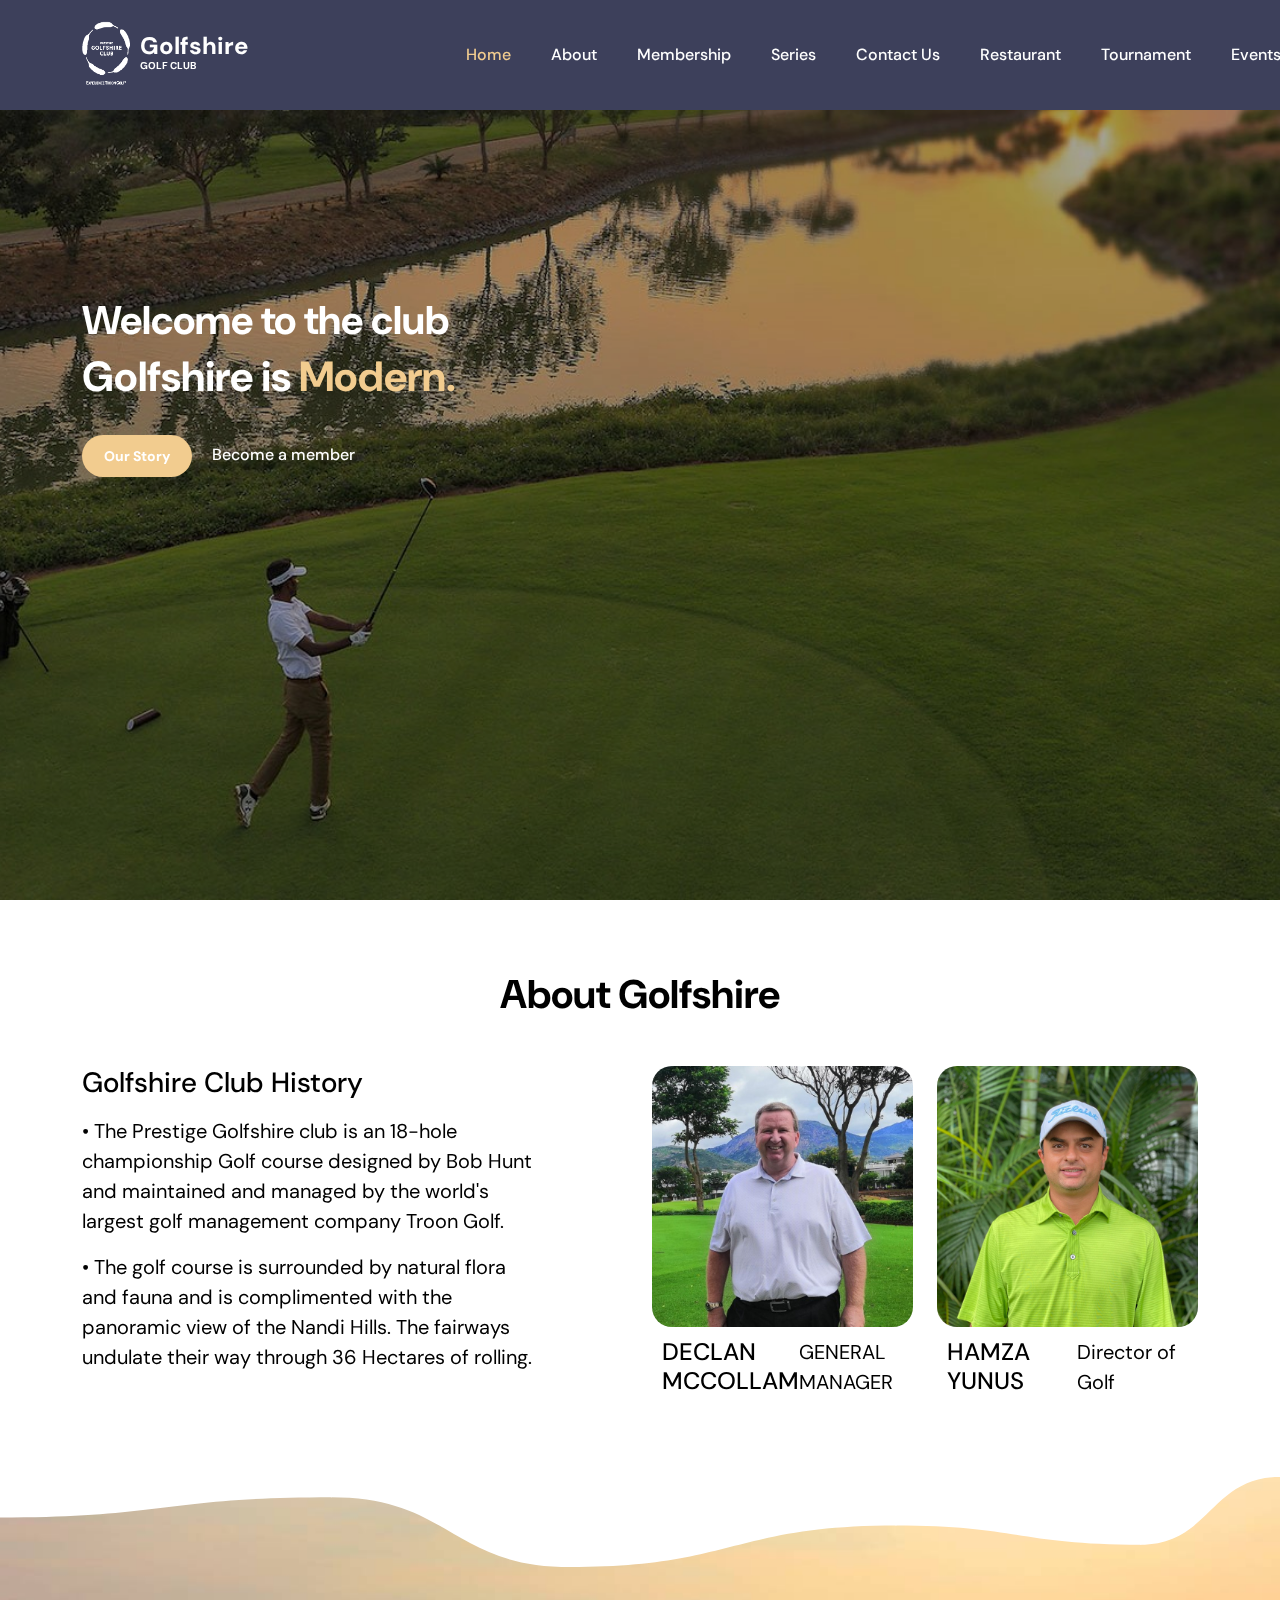
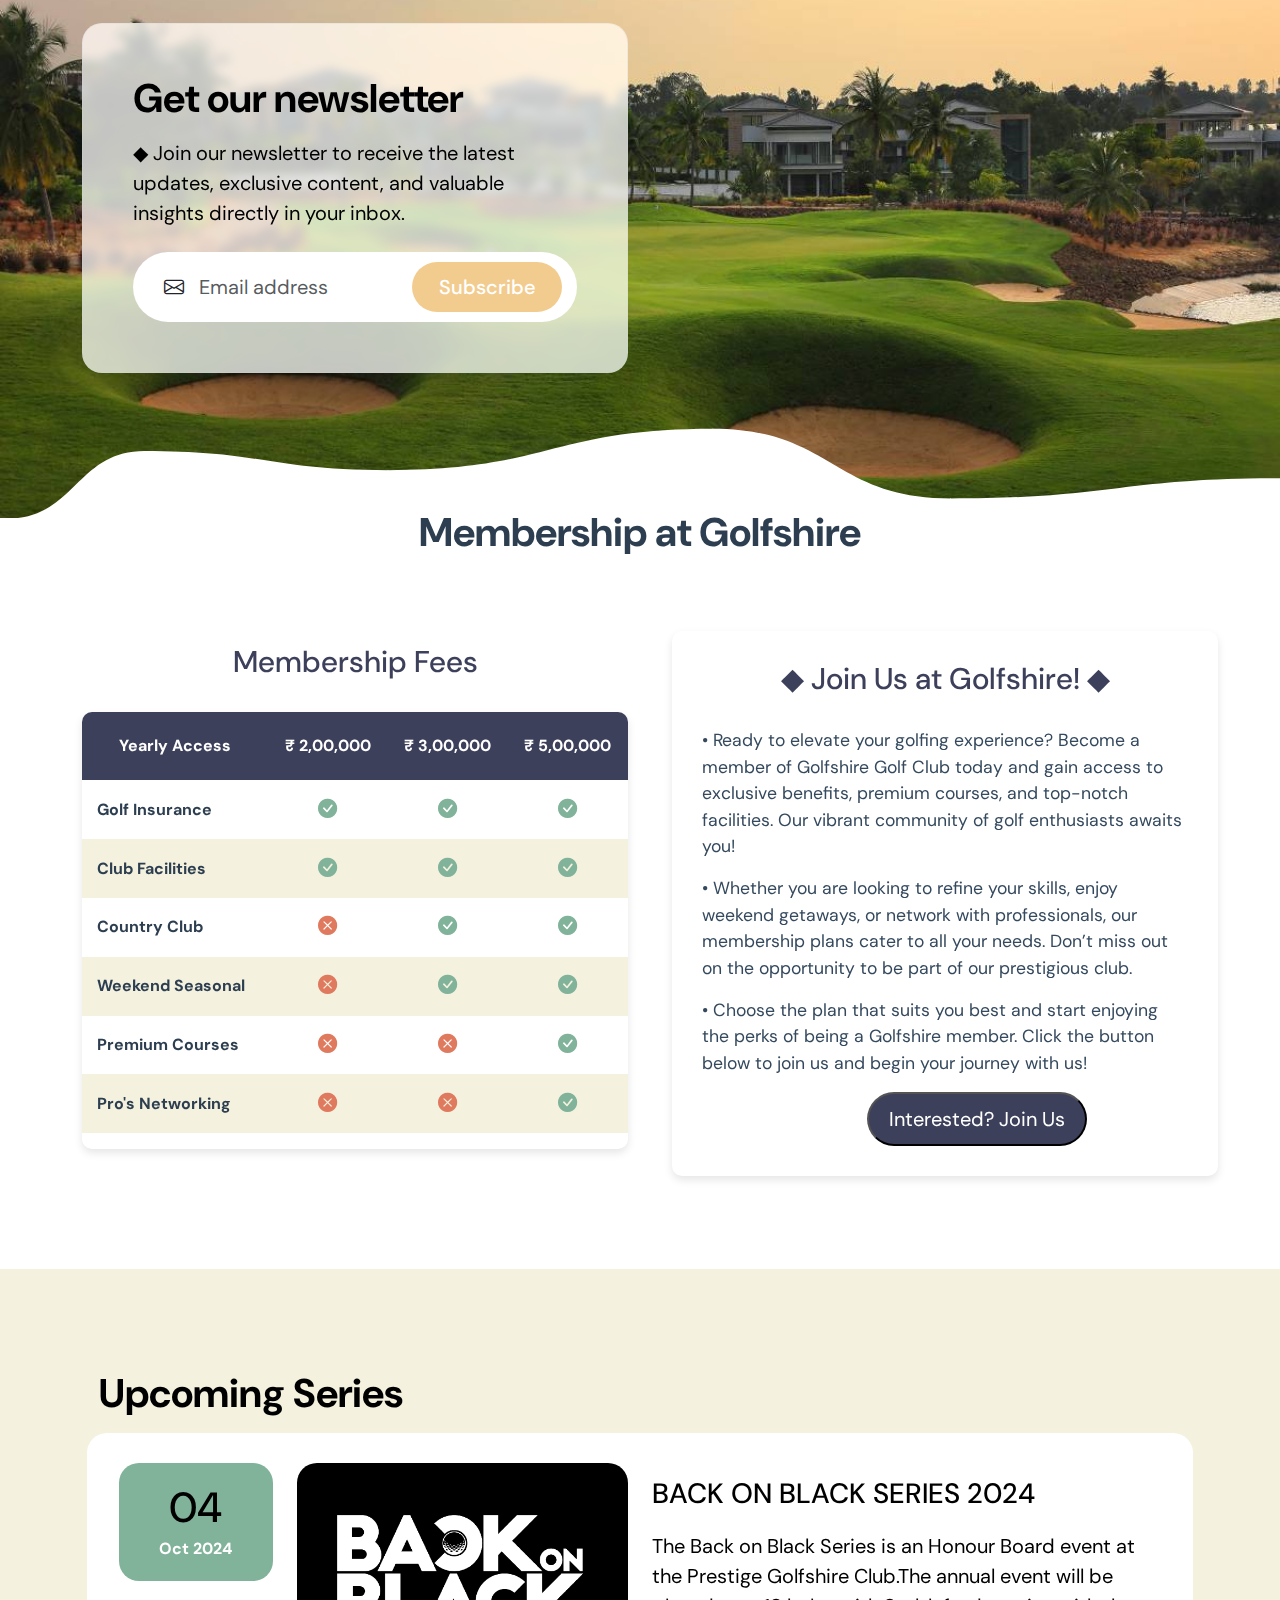
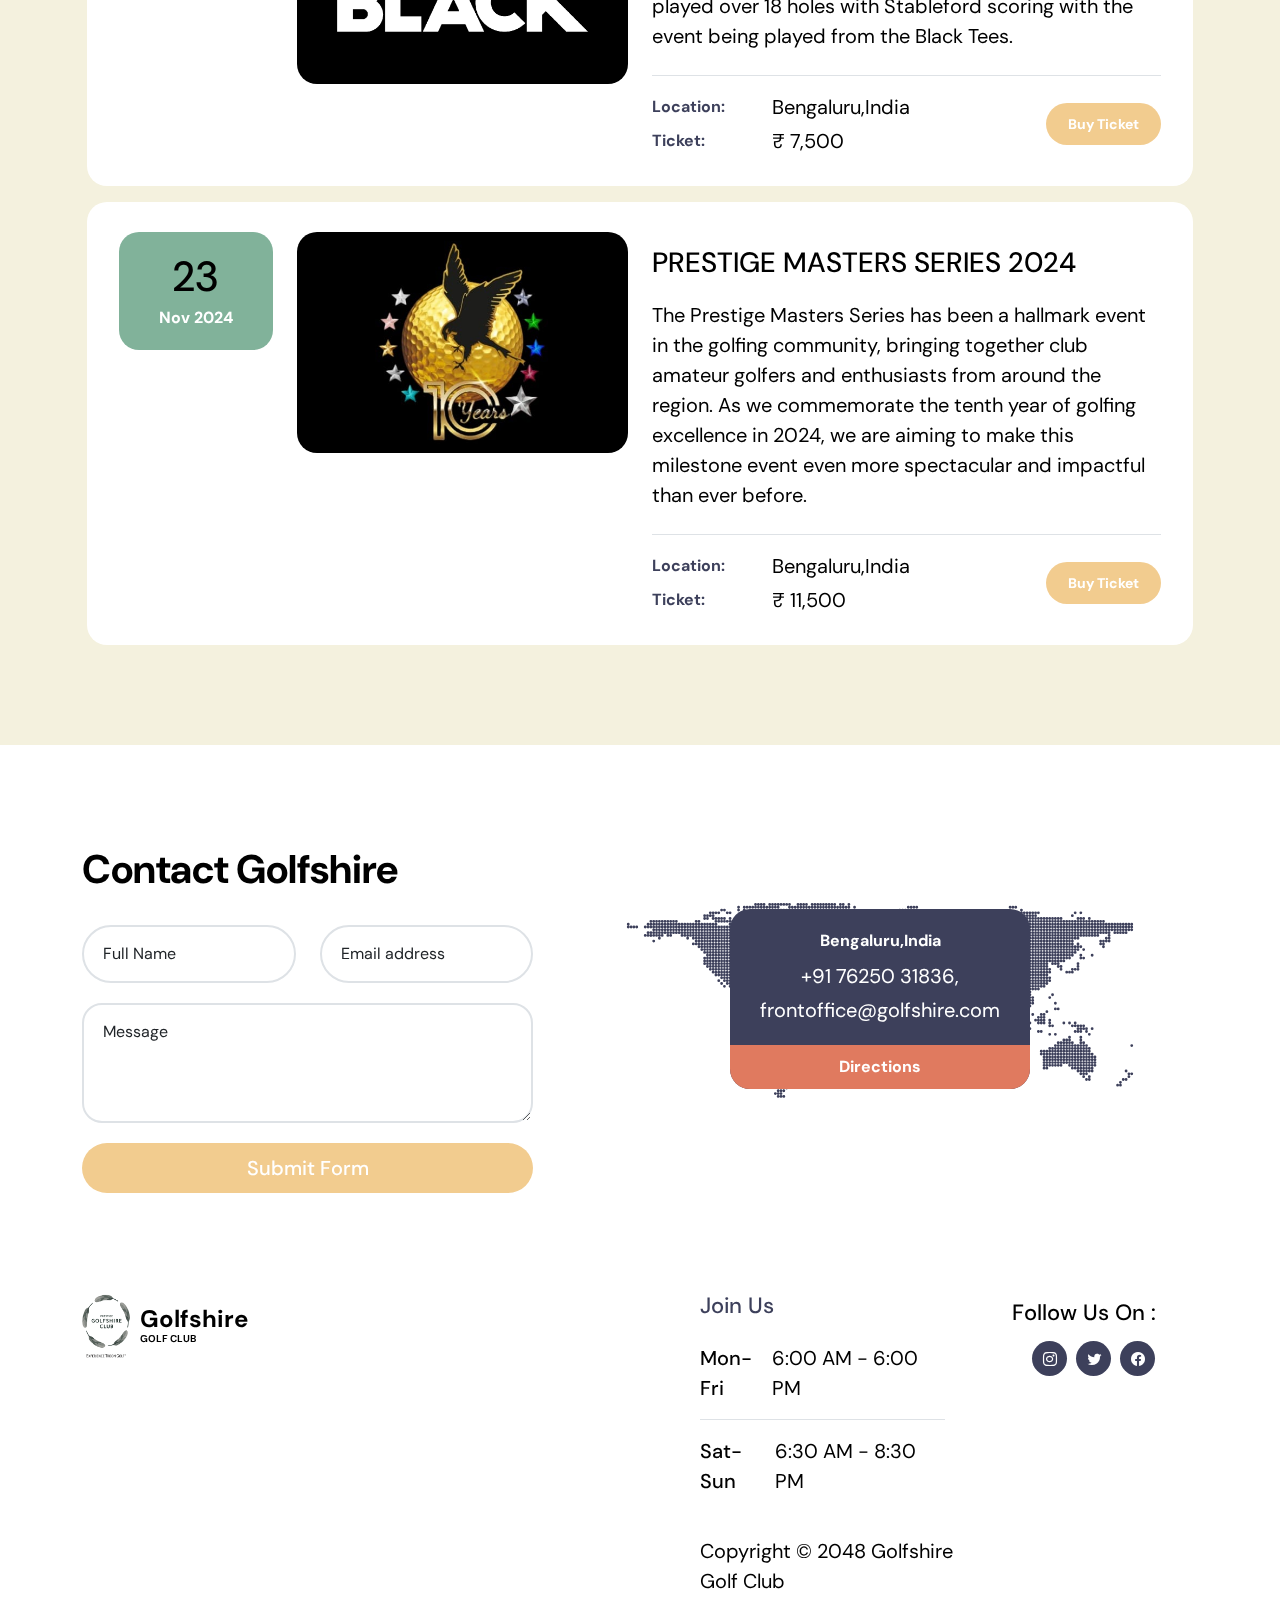
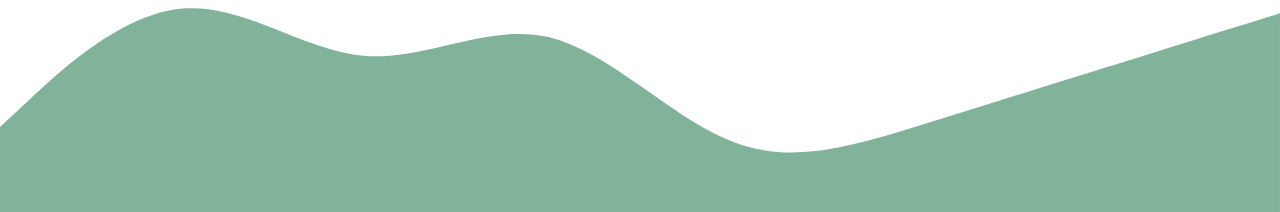
<file: index.html>
<!doctype html>
<html lang="en">

<head>
    <meta charset="utf-8">
    <meta name="viewport" content="width=device-width, initial-scale=1">

    <meta name="description" content="">
    <meta name="author" content="">

    <title>Prestige Golfshire Club</title>

    <!-- CSS FILES -->
    <link rel="preconnect" href="https://fonts.googleapis.com">

    <link rel="preconnect" href="https://fonts.gstatic.com" crossorigin>
    <link rel="preconnect" href="https://fonts.gstatic.com" crossorigin>

    <link href="https://fonts.googleapis.com/css2?family=DM+Sans:ital,wght@0,400;0,500;0,700;1,400&display=swap"
        rel="stylesheet">

    <link href="/css/bootstrap.min.css" rel="stylesheet">

    <link href="/css/bootstrap-icons.css" rel="stylesheet">

    <link href="/css/GolfShire Golf Club Main.css" rel="stylesheet">
    <style>
        /* Modal Styles */
        .modal {
            display: none;
            position: fixed;
            z-index: 10;
            left: 0;
            top: 0;
            width: 100%;
            height: 100%;
            overflow: auto;
            background-color: rgba(0, 0, 0, 0.8);
            justify-content: center;
            align-items: center;
        }

        .modal-content {
            background-color: #fefefe;
            margin: auto;
            padding: 40px;
            border: 1px solid #888;
            width: 80%;
            max-width: 555px;
            border-radius: 10px;
            text-align: center;
            font-size: 25px;
        }

        .close {
            color: #aaa;
            float: right;
            font-size: 28px;
            font-weight: bold;
        }

        .close:hover,
        .close:focus {
            color: black;
            text-decoration: none;
            cursor: pointer;
        }

        .modal-content h2 {
            margin: 0;
            color: black;
        }

        .modal-content p {
            margin: 30px 0 0;
            color: black;
            font-size: 25px;
        }

        .modal-content .button {
            margin-top: 30px;
            padding: 10px 20px;
            background-color: rgb(61, 64, 91);
            color: white;
            border: none;
            border-radius: 5px;
            cursor: pointer;
            font-size: 20px;
        }

        .modal-content .button:hover {
            background-color: rgb(47, 57, 67);
        }




        .membership-section {
            padding: 60px 0;
            background-color: #ffffff;
        }

        .membership-section h2 {
            font-size: 2.5rem;
            color: #2c3e50;
            margin-bottom: 40px;
        }

        .membership-section h4 {
            font-size: 30px;
            color: #3d405b;
            margin-bottom: 30px;
            text-align: center;
        }

        .membership-section p {
            font-size: 1.1rem;
            color: #34495e;
        }

        .membership-section .table-responsive {
            background: #fff;
            border-radius: 10px;
            box-shadow: 0 4px 8px rgba(0, 0, 0, 0.1);
        }

        .membership-section table th,
        .membership-section table td {
            font-size: 1rem;
            padding: 15px;
            vertical-align: middle;
        }

        .membership-section table th {
            color: #2c3e50;
        }

        .membership-section table td i {
            font-size: 1.2rem;
            color: #16a085;
        }

        .Membership-asking {
            background: #fff;
            padding: 30px;
            border-radius: 10px;
            box-shadow: 0 4px 8px rgba(0, 0, 0, 0.1);
            margin-top: 20px;
        }

        .Join-us {
            font-size: 1.5rem;
            color: #16a085;
            margin-bottom: 30px;
            text-align: center;
        }

        .Membership-asking-p {
            font-size: 18px;
            color: #34495e;
        }

        .Membership-asking-btn {
            background-color: #16a085;
            color: #fff;
            padding: 10px 20px;
            font-size: 1.1rem;
            border-radius: 30px;
            transition: all 0.3s;
            font-size: 20px;
        }

        .Membership-asking-btn:hover {
            background-color: #138f75;
            color: #fff;
        }

        #Second-box {
            position: relative;
            bottom: 33px;
            left: 20px;
        }

        #tr-header {
            background-color: rgb(61, 64, 91);
            /* Change this to your desired background color */
            color: #fff;
            /* This sets the text color to white */
        }

        #tr-header th {
            color: #fff;
            /* Ensure that the th elements inside the tr have white text */
        }

        #Membership-btn {
            position: relative;
            left: 165px;
            background-color: rgb(61, 64, 91);
        }


        /* NAVBAR CSS */
        .navbar {
            z-index: 99;
            padding-top: 15px;
            padding-bottom: 15px;
            position: fixed;
            width: 100%;
            top: 0;
            left: 0;
            background-color: rgb(61, 64, 91) !important;
        }

        #navbarNav {
            color: var(--white-color);
            position: relative;
            right: -300px;
        }

        #nav-logo {
            color: var(--white-color);
        }

        /* Remove the default Bootstrap dropdown indicator */
        .nav-link.dropdown-toggle::after {
            display: none;
        }

        /* Style the custom dropdown arrow */
        .dropdown-arrow {
            display: inline-block;
            width: 0;
            height: 0;
            border-left: 8px solid transparent;
            border-right: 8px solid transparent;
            border-top: 8px solid #ffffff;
            margin-left: -1px;
            vertical-align: middle;
            transition: border-top 0.3s ease;
            margin-top: -1px;
        }

        /* Hover state for the dropdown link and arrow */
        .nav-link.dropdown-toggle:hover .dropdown-arrow {
            border-top-color: #f2cc8f;
            /* Arrow color on hover */
        }

        .nav-link.dropdown-toggle:hover {
            color: #f2cc8f;
            /* Text color on hover */
        }

        .hero-section::after {
            content: '';
            position: absolute;
            top: 0;
            left: 0;
            right: 0;
            bottom: 0;
            background: rgba(0, 0, 0, 0.2);
        }  
        #follow-us{
            position: relative;
            top: -100px;
            right: 20px;
        }      
    </style>

</head>

<body>

    <main>
        <nav class="navbar navbar-expand-lg navbar-dark">
            <div class="container">
                <a class="navbar-brand d-flex align-items-center" id="nav-logo" href="index.html">
                    <img src="/images/logo final.png" class="navbar-brand-image img-fluid"
                        alt="Golfshire Golf Club">
                    <span class="navbar-brand-text">
                        Golfshire
                        <small>Golf Club</small>
                    </span>
                </a>
                <button class="navbar-toggler" type="button" data-toggle="collapse" data-target="#navbarNav"
                    aria-controls="navbarNav" aria-expanded="false" aria-label="Toggle navigation">
                    <span class="navbar-toggler-icon"></span>
                </button>
                <div class="collapse navbar-collapse" id="navbarNav">
                    <ul class="navbar-nav ml-auto">
                        <li class="nav-item"><a class="nav-link" href="#section_1">Home</a></li>
                        <li class="nav-item"><a class="nav-link" href="#section_2">About</a></li>
                        <li class="nav-item"><a class="nav-link" href="#section_3">Membership</a></li>
                        <li class="nav-item"><a class="nav-link" href="#section_4">Series</a></li>
                        <li class="nav-item"><a class="nav-link" href="#section_5">Contact Us</a></li>
                        <li class="nav-item"><a class="nav-link" href="Restaurant.html">Restaurant</a></li>
                        <li class="nav-item"><a class="nav-link" href="Tournament.html">Tournament</a></li>
                        <li class="nav-item dropdown">
                            <a class="nav-link dropdown-toggle" href="#" id="navbarLightDropdownMenuLink" role="button"
                                data-bs-toggle="dropdown" aria-expanded="false">
                                Events
                                <span class="dropdown-arrow"></span>
                            </a>

                            <ul class="dropdown-menu dropdown-menu-light" aria-labelledby="navbarLightDropdownMenuLink">
                                <li><a class="dropdown-item " href="Wedding.html">Wedding & Gatherings</a></li>
                                <li><a class="dropdown-item" href="Corporate.html">Corporate</a></li>

                                <li><a class="dropdown-item" href="Host a tournament.html">Host a Tournament</a></li>
                            </ul>
                        </li>
                    </ul>
                </div>
            </div>
        </nav>
        </div>
        </form>


        </div>

        </div>

        <section class="hero-section d-flex justify-content-center align-items-center" id="section_1">

            <div class="section-overlay"></div>

            <div class="container">
                <div class="row">

                    <div class="col-lg-6 col-12 mb-5 mb-lg-0">
                        <h2 class="text-white">Welcome to the club</h2>

                        <h1 class="cd-headline rotate-1 text-white mb-4 pb-2">
                            <span>Golfshire is</span>
                            <span class="cd-words-wrapper">
                                <b class="is-visible">Modern.</b>
                                <b>Creative.</b>
                                <b>Lifestyle.</b>
                            </span>
                        </h1>

                        <div class="custom-btn-group">
                            <a href="#section_2" class="btn custom-btn smoothscroll me-3">Our Story</a>

                            <a href="#section_3" class="link smoothscroll">Become a member</a>
                        </div>
                    </div>

                    <div class="col-lg-6 col-12">
                        <div class="ratio ratio-16x9">
                            <iframe width="560" height="315" src="https://www.youtube.com/embed/MGNgbNGOzh8"
                                title="YouTube video player" frameborder="0"
                                allow="accelerometer; autoplay; clipboard-write; encrypted-media; gyroscope; picture-in-picture; web-share"
                                allowfullscreen></iframe>
                        </div>
                    </div>

                </div>
            </div>
        </section>


        <section class="about-section section-padding" id="section_2">
            <div class="container">
                <div class="row">

                    <div class="col-lg-12 col-12 text-center">
                        <h2 class="mb-lg-5 mb-4">About Golfshire</h2>
                    </div>

                    <div class="col-lg-5 col-12 me-auto mb-4 mb-lg-0">
                        <h3 class="mb-3">Golfshire Club History</h3>

                        <p>&#8226; The Prestige Golfshire club is an 18-hole championship Golf course designed by Bob
                            Hunt and maintained and managed by the world's largest golf management company Troon Golf.
                        </p>

                        <p>&#8226; The golf course is surrounded by natural flora and fauna and is complimented with the
                            panoramic view of the Nandi Hills. The fairways undulate their way through 36 Hectares of
                            rolling.</p>
                    </div>

                    <div class="col-lg-3 col-md-6 col-12 mb-4 mb-lg-0 mb-md-0">
                        <div class="member-block">
                            <div class="member-block-image-wrap">
                                <img src="/images/Genreal Manager photo.jpg" class="member-block-image img-fluid"
                                    alt="General Manager Photo">

                                <ul class="social-icon">
                                    <li class="social-icon-item">
                                        <a href="https://in.linkedin.com/in/declan-mccollam-b21a9827?original_referer=https%3A%2F%2Fwww.google.com%2F"
                                            class="social-icon-link bi-linkedin" target="_blank"></a>
                                    </li>

                                    <li class="social-icon-item">
                                        <a href="https://x.com/decthepro" class="social-icon-link bi-twitter"
                                            target="_blank"></a>
                                    </li>
                                </ul>
                            </div>

                            <div class="member-block-info d-flex align-items-center">
                                <h4>DECLAN MCCOLLAM</h4>

                                <p class="ms-auto">GENERAL MANAGER</p>
                            </div>
                        </div>
                    </div>

                    <div class="col-lg-3 col-md-6 col-12">
                        <div class="member-block">
                            <div class="member-block-image-wrap">
                                <img src="/images/Director of Golf photo.jpg" class="member-block-image img-fluid"
                                    alt="Director of golf photo">

                                <ul class="social-icon">
                                    <li class="social-icon-item">
                                        <a href="https://in.linkedin.com/in/hamza-yunus-9a280a1a"
                                            class="social-icon-link bi-linkedin" target="_blank"></a>
                                    </li>
                                    <li class="social-icon-item">
                                        <a href="https://x.com/intent/post?text=Hamza+Yunus&url=https%3A%2F%2Fwww.pgaofcanada.com%2Fprofiles%2F128490&via=pgaofcanada"
                                            class="social-icon-link bi-twitter" target="_blank"></a>
                                    </li>
                                </ul>
                            </div>

                            <div class="member-block-info d-flex align-items-center">
                                <h4>HAMZA YUNUS</h4>

                                <p class="ms-auto">
                                    Director of Golf</p>
                            </div>
                        </div>
                    </div>

                </div>
            </div>
        </section>


        <section class="section-bg-image">
            <svg viewBox="0 0 1265 144" xmlns="http://www.w3.org/2000/svg" xmlns:xlink="http://www.w3.org/1999/xlink">
                <path fill="rgba(255, 255, 255, 1)" d="M 0 40 C 164 40 164 20 328 20 L 328 20 L 328 0 L 0 0 Z"
                    stroke-width="0"></path>
                <path fill="rgba(255, 255, 255, 1)" d="M 327 20 C 445.5 20 445.5 89 564 89 L 564 89 L 564 0 L 327 0 Z"
                    stroke-width="0"></path>
                <path fill="rgba(255, 255, 255, 1)" d="M 563 89 C 724.5 89 724.5 48 886 48 L 886 48 L 886 0 L 563 0 Z"
                    stroke-width="0"></path>
                <path fill="rgba(255, 255, 255, 1)"
                    d="M 885 48 C 1006.5 48 1006.5 67 1128 67 L 1128 67 L 1128 0 L 885 0 Z" stroke-width="0"></path>
                <path fill="rgba(255, 255, 255, 1)" d="M 1127 67 C 1196 67 1196 0 1265 0 L 1265 0 L 1265 0 L 1127 0 Z"
                    stroke-width="0"></path>
            </svg>

            <div class="container">
                <div class="row">
                    <div class="col-lg-6 col-12">
                        <div class="section-bg-image-block">
                            <h2 class="mb-lg-3">Get our newsletter</h2>
                            <p>&#9670; Join our newsletter to receive the latest updates, exclusive content, and
                                valuable insights directly in your inbox.</p>
                            <form id="newsletter-form" class="custom-form mt-lg-4 mt-2" role="form"
                                name="newsletterForm"
                                action="https://script.google.com/macros/s/AKfycbxkejmHugQtPb0VNUK_FEimhCsrVT16UmBeFrkQsUOJGicuyycmffRlehRzox-h82t3/exec"
                                method="POST">
                                <div class="input-group input-group-lg">
                                    <span class="input-group-text bi-envelope" id="basic-addon1"></span>
                                    <input type="email" name="Email" id="email" pattern="[^ @]*@[^ @]*"
                                        class="form-control" placeholder="Email address" required="">
                                    <button type="submit" class="form-control" name="Submit">Subscribe</button>
                                </div>
                            </form>
                        </div>
                    </div>
                </div>
            </div>

            <!-- The Modal -->
            <div id="thankYouModal" class="modal">
                <div class="modal-content">
                    <span class="close">&times;</span>
                    <h2>Thank You for Subscribing!</h2>
                    <p>We appreciate your interest. You'll be the first to know about our latest updates and offers.</p>
                    <button class="button close-button">Close</button>
                </div>
            </div>


            <svg viewBox="0 0 1265 144" xmlns="http://www.w3.org/2000/svg" xmlns:xlink="http://www.w3.org/1999/xlink">
                <g transform="rotate(180 632.5 72)">
                    <path fill="rgba(255, 255, 255, 1)" d="M -2 0 L -2 40 C 162 40 162 20 326 20 L 326 -2 Z"
                        stroke="none"></path>
                    <path fill="rgba(255, 255, 255, 1)" d="M 325 -2 L 325 20 C 442.5 20 442.5 89 561 89 L 561 -2 Z"
                        stroke="none"></path>
                    <path fill="rgba(255, 255, 255, 1)" d="M 560 -2 L 560 89 C 720.5 89 720.5 48 882 48 L 882 -2 Z"
                        stroke="none"></path>
                    <path fill="rgba(255, 255, 255, 1)" d="M 881 -2 L 881 48 C 1001.5 48 1001.5 67 1123 67 L 1123 -2 Z"
                        stroke="none"></path>
                    <path fill="rgba(255, 255, 255, 1)" d="M 1122 -2 L 1122 67 C 1190 67 1190 0 1259 0 L 1259 -2 Z"
                        stroke="none"></path>
                </g>
            </svg>

        </section>

        <section class="membership-section section-padding" id="section_3">
            <div class="container">
                <div class="row">
                    <div class="col-lg-12 col-12 text-center mx-auto mb-lg-5 mb-4">
                        <h2><span>Membership</span> at Golfshire</h2>
                    </div>

                    <div class="col-lg-6 col-12 mb-3 mb-lg-0">
                        <h4 class="mb-4 pb-lg-2">Membership Fees</h4>

                        <div class="table-responsive">
                            <table class="table text-center">
                                <thead>
                                    <tr id="tr-header">
                                        <th style="width: 34%;">Yearly Access</th>
                                        <th style="width: 22%;">&#8377; 2,00,000</th>
                                        <th style="width: 22%;">&#8377; 3,00,000</th>
                                        <th style="width: 22%;">&#8377; 5,00,000</th>
                                    </tr>
                                </thead>

                                <tbody>
                                    <tr>
                                        <th scope="row" class="text-start">Golf Insurance</th>
                                        <td><i class="bi bi-check-circle-fill"></i></td>
                                        <td><i class="bi bi-check-circle-fill"></i></td>
                                        <td><i class="bi bi-check-circle-fill"></i></td>
                                    </tr>
                                    <tr>
                                        <th scope="row" class="text-start">Club Facilities</th>
                                        <td><i class="bi bi-check-circle-fill"></i></td>
                                        <td><i class="bi bi-check-circle-fill"></i></td>
                                        <td><i class="bi bi-check-circle-fill"></i></td>
                                    </tr>
                                    <tr>
                                        <th scope="row" class="text-start">Country Club</th>
                                        <td><i class="bi bi-x-circle-fill"></i></td>
                                        <td><i class="bi bi-check-circle-fill"></i></td>
                                        <td><i class="bi bi-check-circle-fill"></i></td>
                                    </tr>
                                    <tr>
                                        <th scope="row" class="text-start">Weekend Seasonal</th>
                                        <td><i class="bi bi-x-circle-fill"></i></td>
                                        <td><i class="bi bi-check-circle-fill"></i></td>
                                        <td><i class="bi bi-check-circle-fill"></i></td>
                                    </tr>
                                    <tr>
                                        <th scope="row" class="text-start">Premium Courses</th>
                                        <td><i class="bi bi-x-circle-fill"></i></td>
                                        <td><i class="bi bi-x-circle-fill"></i></td>
                                        <td><i class="bi bi-check-circle-fill"></i></td>
                                    </tr>
                                    <tr>
                                        <th scope="row" class="text-start">Pro's Networking</th>
                                        <td><i class="bi bi-x-circle-fill"></i></td>
                                        <td><i class="bi bi-x-circle-fill"></i></td>
                                        <td><i class="bi bi-check-circle-fill"></i></td>
                                    </tr>
                                </tbody>
                            </table>
                        </div>
                    </div>

                    <div class="col-lg-6 col-12" id="Second-box">
                        <div class="Membership-asking">
                            <h4 class="Join-us">&#9670; Join Us at Golfshire! &#9670;</h4>
                            <p class="Membership-asking-p">
                                &#8226; Ready to elevate your golfing experience? Become a member of Golfshire Golf Club
                                today and gain access to exclusive benefits, premium courses, and top-notch facilities.
                                Our vibrant community of golf enthusiasts awaits you!
                            </p>
                            <p class="Membership-asking-p">
                                &#8226; Whether you are looking to refine your skills, enjoy weekend getaways, or
                                network with professionals, our membership plans cater to all your needs. Don’t miss out
                                on the opportunity to be part of our prestigious club.
                            </p>
                            <p class="Membership-asking-p">
                                &#8226; Choose the plan that suits you best and start enjoying the perks of being a
                                Golfshire member. Click the button below to join us and begin your journey with us!
                            </p>
                            <button id="Membership-btn" onclick="window.location.href='MemberShip Form.html'"
                                class="Membership-asking-btn">Interested? Join Us</button>
                        </div>
                    </div>
                </div>
            </div>
        </section>






        <section class="events-section section-bg section-padding" id="section_4">
            <div class="container">
                <div class="row">

                    <div class="col-lg-12 col-12">
                        <h2 class="mb-lg-3">Upcoming Series</h2>
                    </div>

                    <div class="row custom-block mb-3">
                        <div class="col-lg-2 col-md-4 col-12 order-2 order-md-0 order-lg-0">
                            <div
                                class="custom-block-date-wrap d-flex d-lg-block d-md-block align-items-center mt-3 mt-lg-0 mt-md-0">
                                <h6 class="custom-block-date mb-lg-1 mb-0 me-3 me-lg-0 me-md-0">04</h6>

                                <strong class="text-white">Oct 2024</strong>
                            </div>
                        </div>

                        <div class="col-lg-4 col-md-8 col-12 order-1 order-lg-0">
                            <div class="custom-block-image-wrap">
                                    <img src="/images/back-on-black.jpg"
                                        class="custom-block-image img-fluid" alt="back on black photo">
                            </div>
                        </div>

                        <div class="col-lg-6 col-12 order-3 order-lg-0">
                            <div class="custom-block-info mt-2 mt-lg-0">
                                <p class="events-title mb-3">BACK ON BLACK SERIES 2024</p>

                                <p class="mb-0">The Back on Black Series is an Honour Board event at the Prestige
                                    Golfshire Club.The annual event will be played over 18 holes with Stableford scoring
                                    with the event being played from the Black Tees.</p>

                                <div class="d-flex flex-wrap border-top mt-4 pt-3">

                                    <div class="mb-4 mb-lg-0">
                                        <div class="d-flex flex-wrap align-items-center mb-1">
                                            <span class="custom-block-span">Location:</span>

                                            <p class="mb-0">Bengaluru,India</p>
                                        </div>

                                        <div class="d-flex flex-wrap align-items-center">
                                            <span class="custom-block-span">Ticket:</span>

                                            <p class="mb-0">&#8377; 7,500</p>
                                        </div>
                                    </div>

                                    <div class="d-flex align-items-center ms-lg-auto">
                                        <a href="payment.html" class="btn custom-btn" target="_blank">Buy Ticket</a>
                                    </div>
                                </div>
                            </div>
                        </div>
                    </div>

                    <div class="row custom-block custom-block-bg">
                        <div class="col-lg-2 col-md-4 col-12 order-2 order-md-0 order-lg-0">
                            <div
                                class="custom-block-date-wrap d-flex d-lg-block d-md-block align-items-center mt-3 mt-lg-0 mt-md-0">
                                <h6 class="custom-block-date mb-lg-1 mb-0 me-3 me-lg-0 me-md-0">23</h6>

                                <strong class="text-white">Nov 2024</strong>
                            </div>
                        </div>

                        <div class="col-lg-4 col-md-8 col-12 order-1 order-lg-0">
                            <div class="custom-block-image-wrap">
                                    <img src="/images/master series logo.jpg"
                                        class="custom-block-image img-fluid" alt="">
                            </div>
                        </div>

                        <div class="col-lg-6 col-12 order-3 order-lg-0">
                            <div class="custom-block-info mt-2 mt-lg-0">
                                <p class="events-title mb-3">PRESTIGE MASTERS SERIES 2024</a>

                                <p class="mb-0">The Prestige Masters Series has been a hallmark event in the golfing
                                    community, bringing together club amateur golfers and enthusiasts from around the
                                    region. As we commemorate the tenth year of golfing excellence in 2024, we are
                                    aiming to make this milestone event even more spectacular and impactful than ever
                                    before.</p>

                                <div class="d-flex flex-wrap border-top mt-4 pt-3">

                                    <div class="mb-4 mb-lg-0">
                                        <div class="d-flex flex-wrap align-items-center mb-1">
                                            <span class="custom-block-span">Location:</span>

                                            <p class="mb-0">Bengaluru,India</p>
                                        </div>

                                        <div class="d-flex flex-wrap align-items-center">
                                            <span class="custom-block-span">Ticket:</span>

                                            <p class="mb-0">&#8377; 11,500</p>
                                        </div>
                                    </div>

                                    <div class="d-flex align-items-center ms-lg-auto">
                                        <a href="payment.html" class="btn custom-btn" target="_blank">Buy Ticket</a>
                                    </div>
                                </div>
                            </div>
                        </div>
                    </div>

                </div>
            </div>
        </section>


        <section class="contact-section section-padding" id="section_5">
            <div class="container">
                <div class="row">

                    <div class="col-lg-5 col-12">
                        <form action="#" method="post" class="custom-form contact-form" role="form">
                            <h2 class="mb-4 pb-2">Contact Golfshire</h2>

                            <div class="row">
                                <div class="col-lg-6 col-md-6 col-12">
                                    <div class="form-floating">
                                        <input type="text" name="full-name" id="full-name" class="form-control"
                                            placeholder="Full Name" required="">

                                        <label for="floatingInput">Full Name</label>
                                    </div>
                                </div>

                                <div class="col-lg-6 col-md-6 col-12">
                                    <div class="form-floating">
                                        <input type="email" name="email" id="email" pattern="[^ @]*@[^ @]*"
                                            class="form-control" placeholder="Email address" required="">

                                        <label for="floatingInput">Email address</label>
                                    </div>
                                </div>

                                <div class="col-lg-12 col-12">
                                    <div class="form-floating">
                                        <textarea class="form-control" id="message" name="message"
                                            placeholder="Describe message here"></textarea>

                                        <label for="floatingTextarea">Message</label>
                                    </div>

                                    <button type="submit" class="form-control">Submit Form</button>
                                </div>
                            </div>
                        </form>
                    </div>

                    <div class="col-lg-6 col-12">
                        <div class="contact-info mt-5" style="left: 50px;">
                            <div class="contact-info-item">
                                <div class="contact-info-body">
                                    <strong>Bengaluru,India</strong>

                                    <p class="mt-2 mb-1">
                                        <a href="tel: 010-020-0340" class="contact-link">
                                            +91 76250 31836,
                                        </a>
                                    </p>

                                    <p class="mb-0">
                                        <a href="mailto:info@company.com" class="contact-link" target="_blank">
                                            frontoffice@golfshire.com
                                        </a>
                                    </p>
                                </div>

                                <div class="contact-info-footer">
                                    <a href="https://www.google.com/maps?ll=13.311292,77.69218&z=14&t=m&hl=en&gl=US&mapclient=embed&cid=7895937580259500643"
                                        target="_blank">Directions</a>
                                </div>
                            </div>

                            <img src="/images/WorldMap.svg" class="img-fluid" alt="">
                        </div>
                    </div>

                </div>
            </div>
        </section>
    </main>

    <footer class="site-footer">
        <div class="container">
            <div class="row">

                <div class="col-lg-6 col-12 me-auto mb-5 mb-lg-0">
                    <a class="navbar-brand d-flex align-items-center" href="index.html">
                        <img src="/images/logo final.png" class="navbar-brand-image img-fluid"
                            alt="GolfShire Golf Club">
                        <span class="navbar-brand-text">
                            Golfshire
                            <small>Golf Club</small>
                        </span>
                    </a>
                </div>

                <div class="col-lg-3 col-12">
                    <h5 class="site-footer-title mb-4">Join Us</h5>

                    <p class="d-flex border-bottom pb-3 mb-3 me-lg-3">
                        <span>Mon-Fri</span>
                        6:00 AM - 6:00 PM
                    </p>

                    <p class="d-flex me-lg-3">
                        <span>Sat-Sun</span>
                        6:30 AM - 8:30 PM
                    </p>
                    <br>
                    <p class="copyright-text">Copyright © 2048 Golfshire Golf Club</p>
                </div>

                <div class="col-lg-2 col-12 ms-auto">
                    <ul class="social-icon mt-lg-5 mt-3 mb-4">
                        <li class="social-icon-item">
                            <a href="https://www.instagram.com/prestige_golfshire_club/"
                                class="social-icon-link bi-instagram" target="_blank"></a>
                        </li>

                        <li class="social-icon-item">
                            <a href="https://x.com/p_golfshire" target="_blank" class="social-icon-link bi-twitter"></a>
                        </li>

                        <li class="social-icon-item">
                            <a href="https://www.facebook.com/prestige.golfshire" target="_blank"
                                class="social-icon-link bi-facebook"></a>
                        </li>
                    </ul>
                    <h5 class="copyright-text" id="follow-us">Follow Us On :</h5>

                </div>

            </div>
        </div>

        <svg xmlns="http://www.w3.org/2000/svg" viewBox="0 0 1440 320">
            <path fill="#81B29A" fill-opacity="1"
                d="M0,224L34.3,192C68.6,160,137,96,206,90.7C274.3,85,343,139,411,144C480,149,549,107,617,122.7C685.7,139,754,213,823,240C891.4,267,960,245,1029,224C1097.1,203,1166,181,1234,160C1302.9,139,1371,117,1406,106.7L1440,96L1440,320L1405.7,320C1371.4,320,1303,320,1234,320C1165.7,320,1097,320,1029,320C960,320,891,320,823,320C754.3,320,686,320,617,320C548.6,320,480,320,411,320C342.9,320,274,320,206,320C137.1,320,69,320,34,320L0,320Z">
            </path>
        </svg>
    </footer>


    <!-- JAVASCRIPT FILES -->
    <script src="js/jquery.min.js"></script>
    <script src="js/bootstrap.bundle.min.js"></script>
    <script src="js/jquery.sticky.js"></script>
    <script src="js/click-scroll.js"></script>
    <script src="js/animated-headline.js"></script>
    <script src="js/modernizr.js"></script>
    <script src="js/custom.js"></script>

    <script>
        const scriptURL = 'https://script.google.com/macros/s/AKfycbxkejmHugQtPb0VNUK_FEimhCsrVT16UmBeFrkQsUOJGicuyycmffRlehRzox-h82t3/exec';
        const form = document.forms['newsletterForm'];
        const modal = document.getElementById("thankYouModal");
        const closeModalButtons = document.querySelectorAll(".close, .close-button");

        form.addEventListener('submit', e => {
            e.preventDefault();
            // Show the modal immediately
            modal.style.display = "flex";  // Changed to "flex" to center the modal
            fetch(scriptURL, { method: 'POST', body: new FormData(form) })
                .then(response => {
                    form.reset();
                })
                .catch(error => {
                    console.error('Error!', error.message);
                    modal.querySelector('p').innerText = 'There was an error submitting your form. Please try again.';
                });
        });

        closeModalButtons.forEach(button => {
            button.addEventListener("click", () => {
                modal.style.display = "none";
            });
        });

        window.onclick = function (event) {
            if (event.target == modal) {
                modal.style.display = "none";
            }
        };
    </script>
    <script src="https://cdnjs.cloudflare.com/ajax/libs/bootstrap/5.3.0/js/bootstrap.bundle.min.js"></script>
    <script>
        document.querySelector('.member-login-form').addEventListener('submit', function (event) {
            event.preventDefault(); // Prevent the form from submitting

            const membershipNo = document.getElementById('member-login-number').value;
            const password = document.getElementById('member-login-password').value;

            if (membershipNo && password) {
                // Simulate a successful login
                alert('Login successful!');

                // Reset the form fields
                document.querySelector('.member-login-form').reset();

                // Redirect to the index page
                window.location.href = 'index.html';
            } else {
                alert('Please fill in both the Membership Number and Password.');
            }
        });
    </script>
    <script>
        document.addEventListener('DOMContentLoaded', function() {
            const form = document.querySelector('.contact-form');
    
            form.addEventListener('submit', function(event) {
                event.preventDefault(); // Prevent the form from submitting normally
                // You can also clear the form fields if needed
                form.reset();
            });
        });
    </script>
    </body>

</html>
</file>
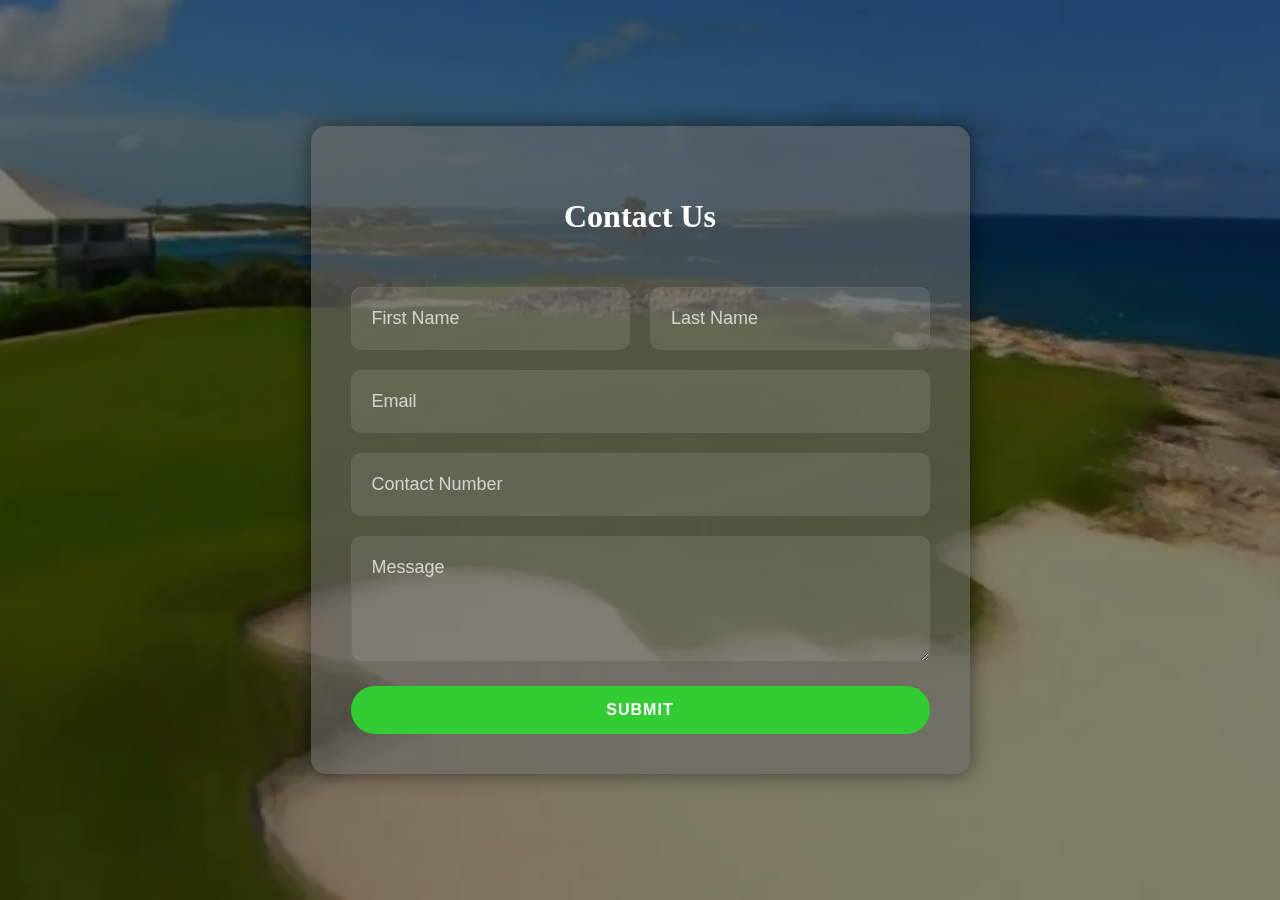
<file: Contact Us.html>
<!DOCTYPE html>
<html lang="en">
<head>
    <meta charset="UTF-8">
    <meta name="viewport" content="width=device-width, initial-scale=1.0">
    <title>Contact Us - Golfshire Golf Club</title>
    <style>
        body,
        html {
            margin: 0;
            padding: 0;
            height: 100%;
            overflow: hidden;
            font-family: Georgia, 'Times New Roman', Times, serif;
            color: #ffffff;
        }

        .video-background {
            position: fixed;
            top: 50%;
            left: 50%;
            min-width: 100%;
            min-height: 100%;
            width: auto;
            height: auto;
            z-index: -1;
            transform: translateX(-50%) translateY(-50%);
            background-size: cover;
        }

        .video-overlay {
            position: fixed;
            top: 0;
            left: 0;
            width: 100%;
            height: 100%;
            background: rgba(0, 0, 0, 0.5);
            z-index: -1;
        }

        .content {
            position: relative;
            z-index: 1;
            display: flex;
            justify-content: center;
            align-items: center;
            height: 100vh;
            color: white;
            text-align: center;
        }

        .form {
            display: flex;
            flex-direction: column;
            gap: 20px;
            max-width: 600px;
            background-color: rgba(105, 105, 105, 0.6);
            padding: 40px;
            border-radius: 15px;
            box-shadow: 0 0 20px rgba(0, 0, 0, 0.5);
        }

        .flex {
            display: flex;
            width: 100%;
            gap: 20px;
        }

        .form label {
            position: relative;
            flex: 1;
        }

        .form label .input,
        .form label .input01 {
            width: 100%;
            padding: 20px;
            outline: 0;
            border: 1px solid rgba(105, 105, 105, 0.6);
            border-radius: 10px;
            box-sizing: border-box;
            background: rgba(255, 255, 255, 0.1);
            color: #fff;
            font-size: 18px;
        }

        .form label .input::placeholder,
        .form label .input01::placeholder {
            color: rgba(255, 255, 255, 0.7);
            font-size: 18px;
        }

        .form label .input+span,
        .form label .input01+span {
            position: absolute;
            left: 15px;
            top: 20px;
            color: grey;
            font-size: 1em;
            cursor: text;
            transition: 0.3s ease;
        }

        .form label .input:placeholder-shown+span,
        .form label .input01:placeholder-shown+span {
            top: 20px;
            font-size: 1em;
        }

        .form label .input:focus+span,
        .form label .input:valid+span,
        .form label .input01:focus+span,
        .form label .input01:valid+span {
            top: 5px;
            font-size: 0.8em;
            font-weight: 600;
        }

        .form label .input:valid+span,
        .form label .input01:valid+span {
            color: #4caf50;
        }

        .fancy-ripple {
            background: #32cd32;
            border: none;
            border-radius: 50px;
            color: #fff;
            cursor: pointer;
            display: inline-block;
            font-weight: bold;
            letter-spacing: 1px;
            padding: 15px 40px;
            position: relative;
            text-align: center;
            text-decoration: none;
            text-transform: uppercase;
            transition: background 0.3s ease-in-out;
            font-size: 16px;
            overflow: hidden;
        }

        .fancy-ripple::after {
            content: '';
            position: absolute;
            top: 50%;
            left: 50%;
            width: 300%;
            height: 300%;
            background: rgba(255, 255, 255, 0.3);
            border-radius: 50%;
            transform: translate(-50%, -50%);
            transition: width 0.5s ease, height 0.5s ease;
            z-index: 0;
        }

        .fancy-ripple:hover::after {
            width: 0;
            height: 0;
        }

        .fancy-ripple:hover {
            background: #2e8b57;
        }

        .fancy-ripple:active {
            background: #3cb371;
        }

        .fancy-ripple .text {
            position: relative;
            z-index: 1;
            color: #fff;
        }

        /* Modal Styles */
        .modal {
            display: none;
            position: fixed;
            z-index: 10;
            left: 0;
            top: 0;
            width: 100%;
            height: 100%;
            overflow: auto;
            background-color: rgba(0, 0, 0, 0.4);
        }

        .modal-content {
            background-color: #fefefe;
            margin: 15% auto;
            padding: 25px;
            border: 1px solid #888;
            width: 80%;
            max-width: 500px;
            border-radius: 10px;
            text-align: center;
            font-size: 20px;
        }

        .close {
            color: #aaa;
            float: right;
            font-size: 28px;
            font-weight: bold;
        }

        .close:hover,
        .close:focus {
            color: black;
            text-decoration: none;
            cursor: pointer;
        }

        .modal-content h2 {
            margin: 0;
            color: black;
        }

        .modal-content p {
            margin: 20px 0 0;
            color: black;
            font-size: 25px;
        }

        .modal-content .button {
            margin-top: 30px;
            padding: 10px 20px;
            background-color: #32cd32;
            color: white;
            border: none;
            border-radius: 5px;
            cursor: pointer;
            font-size: 23px;
        }

        .modal-content .button:hover {
            background-color: #2e8b57;
        }
    </style>
</head>
<body>
    <video autoplay muted loop class="video-background">
        <source src="/images/bg video 2.mp4" type="video/mp4">
        Your browser does not support the video tag.
    </video>
    <div class="video-overlay"></div>
    <div class="content">
        <form class="form" name="Sheet1"
            action="https://script.google.com/macros/s/AKfycbyt53gsVZBTwb68085IpIikYLnEHw5X3L8dfTSXF7iD-FUg9Z8sUC_mlSSTllMZlWRtrQ/exec"
            method="POST">
            <h3 style="text-align: center; font-size: 2em;">Contact Us</h3>
            <div class="flex">
                <label>
                    <input required="" placeholder="First Name" name="Name" type="text" class="input">
                    <span></span>
                </label>
                <label>
                    <input required="" placeholder="Last Name" name="Surname" type="text" class="input">
                    <span></span>
                </label>
            </div>
            <label>
                <input required="" placeholder="Email" name="Email" type="email" class="input">
                <span></span>
            </label>
            <label>
                <input required="" type="tel" name="Phone" placeholder="Contact Number" class="input">
                <span></span>
            </label>
            <label>
                <textarea required="" placeholder="Message" name="Message" rows="4" cols="50" class="input01"
                    style="font-family:  sans-serif;"></textarea>
            </label>
            <input type="submit" class="fancy-ripple" value="Submit" name="submit">
        </form>
    </div>

    <!-- The Modal -->
    <div id="thankYouModal" class="modal">
        <div class="modal-content">
            <span class="close">&times;</span>
            <h2>Thank You!</h2>
            <p>Thank you for contacting us. We will get back to you soon.</p>
            <button class="button close-button">Close</button>
        </div>
    </div>

    <script>
        const scriptURL = 'https://script.google.com/macros/s/AKfycbyt53gsVZBTwb68085IpIikYLnEHw5X3L8dfTSXF7iD-FUg9Z8sUC_mlSSTllMZlWRtrQ/exec';
        const form = document.forms['Sheet1'];
        const modal = document.getElementById("thankYouModal");
        const closeModalButtons = document.querySelectorAll(".close, .close-button");

        form.addEventListener('submit', e => {
            e.preventDefault();
            // Show the modal immediately
            modal.style.display = "block";
            fetch(scriptURL, { method: 'POST', body: new FormData(form) })
                .then(response => {
                    form.reset();
                })
                .catch(error => {
                    console.error('Error!', error.message);
                    modal.querySelector('p').innerText = 'There was an error submitting your form. Please try again.';
                });
        });

        closeModalButtons.forEach(button => {
            button.addEventListener("click", () => {
                modal.style.display = "none";
            });
        });

        window.onclick = function (event) {
            if (event.target == modal) {
                modal.style.display = "none";
            }
        };
    </script>
</body>
</html>
</file>
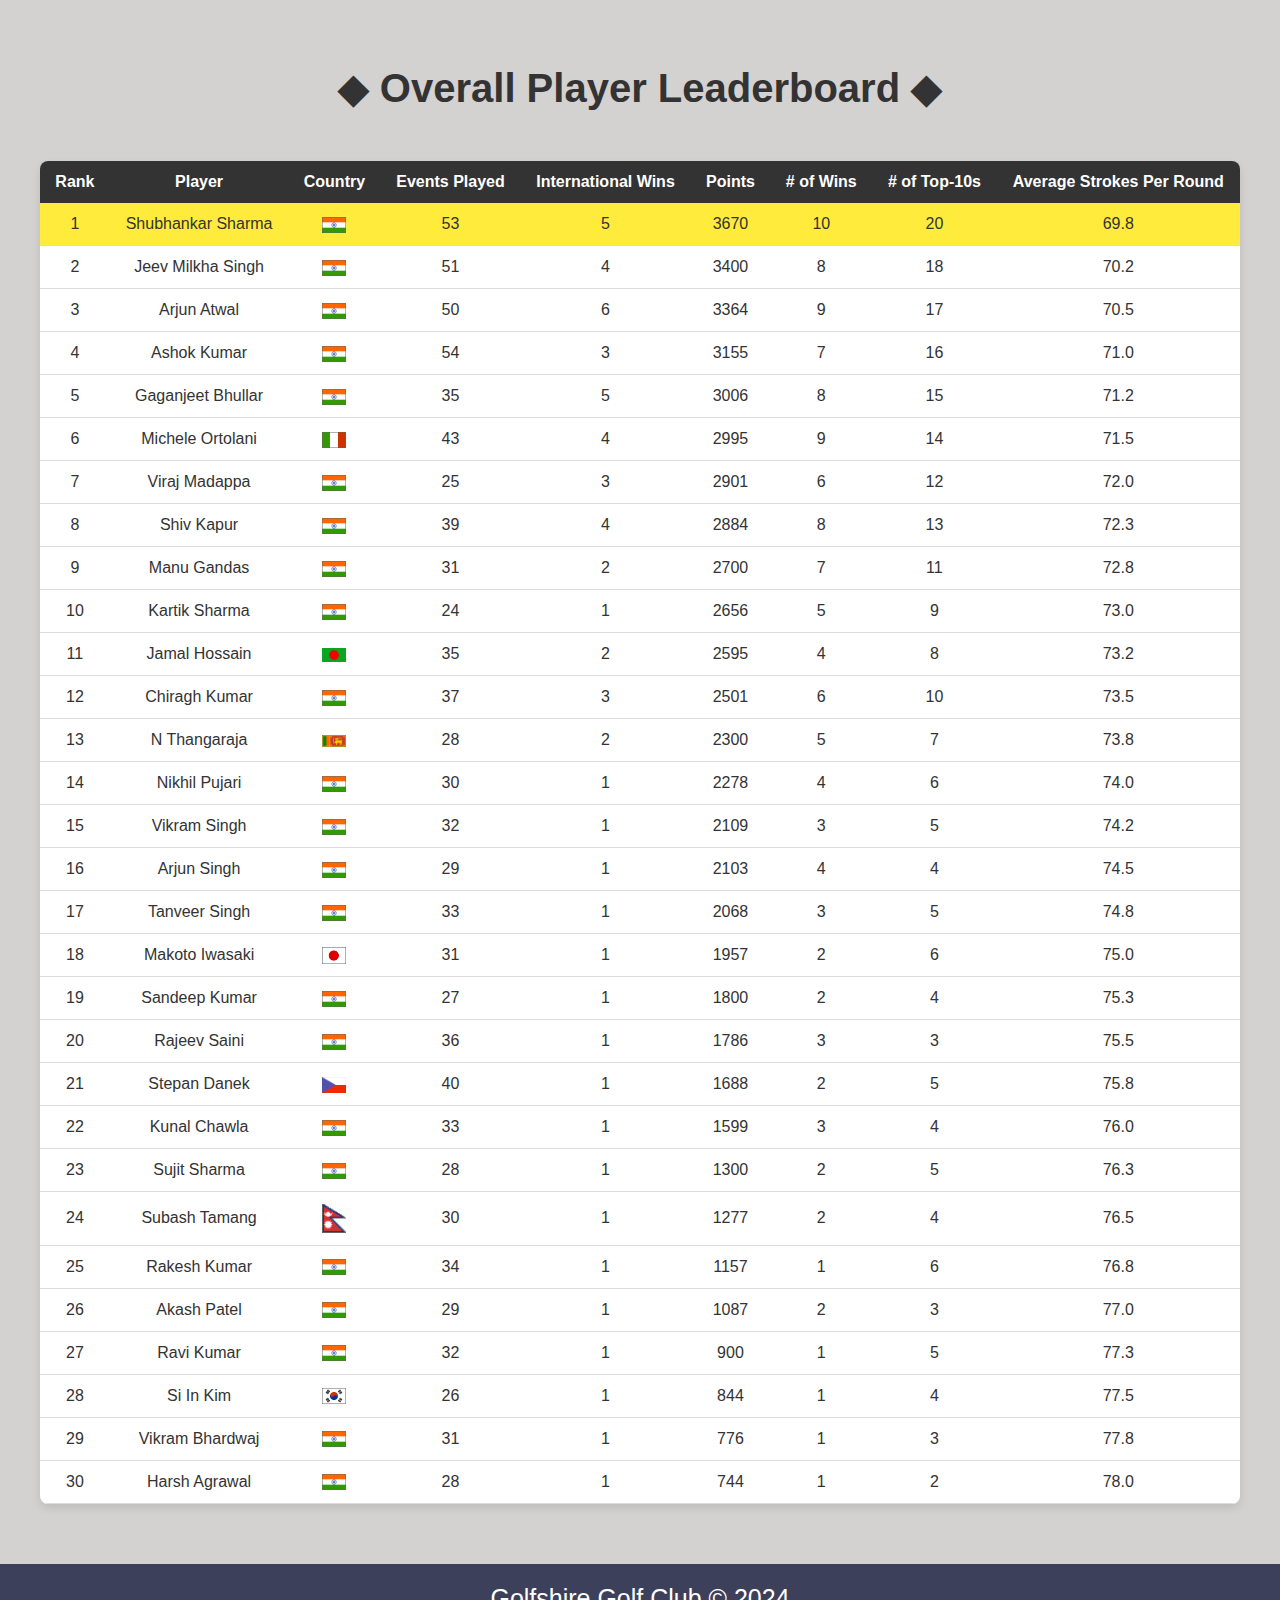
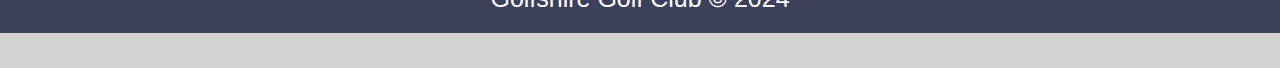
<file: FullLeaderboard.html>
<!DOCTYPE html>
<html lang="en">

<head>
    <meta charset="UTF-8">
    <meta name="viewport" content="width=device-width, initial-scale=1.0">
    <title>Overall Player Leaderboard - GolfShire Golf Club</title>
    <style>
        html,
        body {
            margin: 0;
            padding: 0;
            height: 100%;
            width: 100%;
        }

        body {
            font-family: 'Montserrat', sans-serif;
            background-color: #d4d1d1;
            /* Set background color for the body */
        }

        #full-leaderboard {
            padding: 60px 20px;
            background: center;
            /* Ensure background color matches body */
            color: #333;
            margin-top: -35px;
        }

        .leaderboard-container {
            max-width: 1200px;
            margin: 0 auto;
        }

        h3 {
            text-align: center;
            margin-bottom: 50px;
            /* Consolidated margin to one value */
            font-size: 40px;
        }

        .leaderboard-table {
            width: 100%;
            border-collapse: collapse;
            background: #fff;
            box-shadow: 0 4px 8px rgba(0, 0, 0, 0.1);
            border-radius: 8px;
            overflow: hidden;
        }

        .leaderboard-table thead {
            background: #333;
            color: #fff;
        }

        .leaderboard-table th,
        .leaderboard-table td {
            padding: 12px 15px;
            text-align: center;
            transition: background 0.3s, color 0.3s;
        }

        .leaderboard-table th {
            font-weight: bold;
        }

        .leaderboard-table td {
            border-bottom: 1px solid #ddd;
        }

        .leaderboard-table img {
            width: 24px;
            vertical-align: middle;
        }

        .leaderboard-table tbody tr:hover {
            background-color: #f0f8ff;
        }

        .btn-full-leaderboard {
            display: inline-block;
            margin-top: 20px;
            padding: 10px 20px;
            font-size: 16px;
            color: #fff;
            background: #007bff;
            border-radius: 5px;
            text-decoration: none;
            text-align: center;
            transition: background 0.3s, transform 0.3s;
        }

        .btn-full-leaderboard:hover {
            background: #0056b3;
            transform: scale(1.05);
        }

        #leader {
            background: #ffeb3b;
        }

        .footer {
            text-align: center;
            padding: 20px;
            background-color: #3D405B;
            color: white;
            position: relative;
            bottom: 0;
            /* Adjusted positioning */
            font-size: 25px;
        }

        .footer a {
            margin: 0;
        }

        a {
            text-decoration: none;
            color: white;
        }
    </style>
</head>

<body>

    <section id="full-leaderboard">
        <div class="leaderboard-container">
            <h3>&#9670; Overall Player Leaderboard &#9670;</h3>
            <table class="leaderboard-table">
                <thead>
                    <tr>
                        <th>Rank</th>
                        <th>Player</th>
                        <th>Country</th>
                        <th>Events Played</th>
                        <th>International Wins</th>
                        <th>Points</th>
                        <th># of Wins</th>
                        <th># of Top-10s</th>
                        <th>Average Strokes Per Round</th>
                    </tr>
                </thead>
                <tbody>
                    <tr id="leader">
                        <td>1</td>
                        <td>Shubhankar Sharma</td>
                        <td><img src="/images/ind flag.gif" alt="India"></td>
                        <td>53</td>
                        <td>5</td>
                        <td>3670</td>
                        <td>10</td>
                        <td>20</td>
                        <td>69.8</td>
                    </tr>
                    <tr>
                        <td>2</td>
                        <td>Jeev Milkha Singh</td>
                        <td><img src="/images/ind flag.gif" alt="India"></td>
                        <td>51</td>
                        <td>4</td>
                        <td>3400</td>
                        <td>8</td>
                        <td>18</td>
                        <td>70.2</td>
                    </tr>
                    <tr>
                        <td>3</td>
                        <td>Arjun Atwal</td>
                        <td><img src="/images/ind flag.gif" alt="India"></td>
                        <td>50</td>
                        <td>6</td>
                        <td>3364</td>
                        <td>9</td>
                        <td>17</td>
                        <td>70.5</td>
                    </tr>
                    <tr>
                        <td>4</td>
                        <td>Ashok Kumar</td>
                        <td><img src="/images/ind flag.gif" alt="India"></td>
                        <td>54</td>
                        <td>3</td>
                        <td>3155</td>
                        <td>7</td>
                        <td>16</td>
                        <td>71.0</td>
                    </tr>
                    <tr>
                        <td>5</td>
                        <td>Gaganjeet Bhullar</td>
                        <td><img src="/images/ind flag.gif" alt="India"></td>
                        <td>35</td>
                        <td>5</td>
                        <td>3006</td>
                        <td>8</td>
                        <td>15</td>
                        <td>71.2</td>
                    </tr>
                    <tr>
                        <td>6</td>
                        <td>Michele Ortolani</td>
                        <td><img src="/images/ita flag.gif" alt="India"></td>
                        <td>43</td>
                        <td>4</td>
                        <td>2995</td>
                        <td>9</td>
                        <td>14</td>
                        <td>71.5</td>
                    </tr>
                    <tr>
                        <td>7</td>
                        <td>Viraj Madappa</td>
                        <td><img src="/images/ind flag.gif" alt="India"></td>
                        <td>25</td>
                        <td>3</td>
                        <td>2901</td>
                        <td>6</td>
                        <td>12</td>
                        <td>72.0</td>
                    </tr>
                    <tr>
                        <td>8</td>
                        <td>Shiv Kapur</td>
                        <td><img src="/images/ind flag.gif" alt="India"></td>
                        <td>39</td>
                        <td>4</td>
                        <td>2884</td>
                        <td>8</td>
                        <td>13</td>
                        <td>72.3</td>
                    </tr>
                    <tr>
                        <td>9</td>
                        <td>Manu Gandas</td>
                        <td><img src="/images/ind flag.gif" alt="India"></td>
                        <td>31</td>
                        <td>2</td>
                        <td>2700</td>
                        <td>7</td>
                        <td>11</td>
                        <td>72.8</td>
                    </tr>
                    <tr>
                        <td>10</td>
                        <td>Kartik Sharma</td>
                        <td><img src="/images/ind flag.gif" alt="India"></td>
                        <td>24</td>
                        <td>1</td>
                        <td>2656</td>
                        <td>5</td>
                        <td>9</td>
                        <td>73.0</td>
                    </tr>
                    <tr>
                        <td>11</td>
                        <td>Jamal Hossain</td>
                        <td><img src="/images/ban flag.gif" alt="India"></td>
                        <td>35</td>
                        <td>2</td>
                        <td>2595</td>
                        <td>4</td>
                        <td>8</td>
                        <td>73.2</td>
                    </tr>
                    <tr>
                        <td>12</td>
                        <td>Chiragh Kumar</td>
                        <td><img src="/images/ind flag.gif" alt="India"></td>
                        <td>37</td>
                        <td>3</td>
                        <td>2501</td>
                        <td>6</td>
                        <td>10</td>
                        <td>73.5</td>
                    </tr>
                    <tr>
                        <td>13</td>
                        <td>N Thangaraja</td>
                        <td><img src="/images/sri flag.gif" alt="India"></td>
                        <td>28</td>
                        <td>2</td>
                        <td>2300</td>
                        <td>5</td>
                        <td>7</td>
                        <td>73.8</td>
                    </tr>
                    <tr>
                        <td>14</td>
                        <td>Nikhil Pujari</td>
                        <td><img src="/images/ind flag.gif" alt="India"></td>
                        <td>30</td>
                        <td>1</td>
                        <td>2278</td>
                        <td>4</td>
                        <td>6</td>
                        <td>74.0</td>
                    </tr>
                    <tr>
                        <td>15</td>
                        <td>Vikram Singh</td>
                        <td><img src="/images/ind flag.gif" alt="India"></td>
                        <td>32</td>
                        <td>1</td>
                        <td>2109</td>
                        <td>3</td>
                        <td>5</td>
                        <td>74.2</td>
                    </tr>
                    <tr>
                        <td>16</td>
                        <td>Arjun Singh</td>
                        <td><img src="/images/ind flag.gif" alt="India"></td>
                        <td>29</td>
                        <td>1</td>
                        <td>2103</td>
                        <td>4</td>
                        <td>4</td>
                        <td>74.5</td>
                    </tr>
                    <tr>
                        <td>17</td>
                        <td>Tanveer Singh</td>
                        <td><img src="/images/ind flag.gif" alt="India"></td>
                        <td>33</td>
                        <td>1</td>
                        <td>2068</td>
                        <td>3</td>
                        <td>5</td>
                        <td>74.8</td>
                    </tr>
                    <tr>
                        <td>18</td>
                        <td>Makoto Iwasaki</td>
                        <td><img src="/images/jpn flag.gif" alt="India"></td>
                        <td>31</td>
                        <td>1</td>
                        <td>1957</td>
                        <td>2</td>
                        <td>6</td>
                        <td>75.0</td>
                    </tr>
                    <tr>
                        <td>19</td>
                        <td>Sandeep Kumar</td>
                        <td><img src="/images/ind flag.gif" alt="India"></td>
                        <td>27</td>
                        <td>1</td>
                        <td>1800</td>
                        <td>2</td>
                        <td>4</td>
                        <td>75.3</td>
                    </tr>
                    <tr>
                        <td>20</td>
                        <td>Rajeev Saini</td>
                        <td><img src="/images/ind flag.gif" alt="India"></td>
                        <td>36</td>
                        <td>1</td>
                        <td>1786</td>
                        <td>3</td>
                        <td>3</td>
                        <td>75.5</td>
                    </tr>
                    <tr>
                        <td>21</td>
                        <td>Stepan Danek</td>
                        <td><img src="/images/cze flag.gif" alt="India"></td>
                        <td>40</td>
                        <td>1</td>
                        <td>1688</td>
                        <td>2</td>
                        <td>5</td>
                        <td>75.8</td>
                    </tr>
                    <tr>
                        <td>22</td>
                        <td>Kunal Chawla</td>
                        <td><img src="/images/ind flag.gif" alt="India"></td>
                        <td>33</td>
                        <td>1</td>
                        <td>1599</td>
                        <td>3</td>
                        <td>4</td>
                        <td>76.0</td>
                    </tr>
                    <tr>
                        <td>23</td>
                        <td>Sujit Sharma</td>
                        <td><img src="/images/ind flag.gif" alt="India"></td>
                        <td>28</td>
                        <td>1</td>
                        <td>1300</td>
                        <td>2</td>
                        <td>5</td>
                        <td>76.3</td>
                    </tr>
                    <tr>
                        <td>24</td>
                        <td>Subash Tamang</td>
                        <td><img src="/images/nep flag.gif" alt="India"></td>
                        <td>30</td>
                        <td>1</td>
                        <td>1277</td>
                        <td>2</td>
                        <td>4</td>
                        <td>76.5</td>
                    </tr>
                    <tr>
                        <td>25</td>
                        <td>Rakesh Kumar</td>
                        <td><img src="/images/ind flag.gif" alt="India"></td>
                        <td>34</td>
                        <td>1</td>
                        <td>1157</td>
                        <td>1</td>
                        <td>6</td>
                        <td>76.8</td>
                    </tr>
                    <tr>
                        <td>26</td>
                        <td>Akash Patel</td>
                        <td><img src="/images/ind flag.gif" alt="India"></td>
                        <td>29</td>
                        <td>1</td>
                        <td>1087</td>
                        <td>2</td>
                        <td>3</td>
                        <td>77.0</td>
                    </tr>
                    <tr>
                        <td>27</td>
                        <td>Ravi Kumar</td>
                        <td><img src="/images/ind flag.gif" alt="India"></td>
                        <td>32</td>
                        <td>1</td>
                        <td>900</td>
                        <td>1</td>
                        <td>5</td>
                        <td>77.3</td>
                    </tr>
                    <tr>
                        <td>28</td>
                        <td>Si In Kim</td>
                        <td><img src="/images/kor flag.gif" alt="India"></td>
                        <td>26</td>
                        <td>1</td>
                        <td>844</td>
                        <td>1</td>
                        <td>4</td>
                        <td>77.5</td>
                    </tr>
                    <tr>
                        <td>29</td>
                        <td>Vikram Bhardwaj</td>
                        <td><img src="/images/ind flag.gif" alt="India"></td>
                        <td>31</td>
                        <td>1</td>
                        <td>776</td>
                        <td>1</td>
                        <td>3</td>
                        <td>77.8</td>
                    </tr>
                    <tr>
                        <td>30</td>
                        <td>Harsh Agrawal</td>
                        <td><img src="/images/ind flag.gif" alt="India"></td>
                        <td>28</td>
                        <td>1</td>
                        <td>744</td>
                        <td>1</td>
                        <td>2</td>
                        <td>78.0</td>
                    </tr>


                </tbody>
            </table>
        </div>
    </section>
    <footer class="footer">
        <a href="index.html">Golfshire Golf Club &copy; 2024</a>
    </footer>
</body>

</html>
</file>
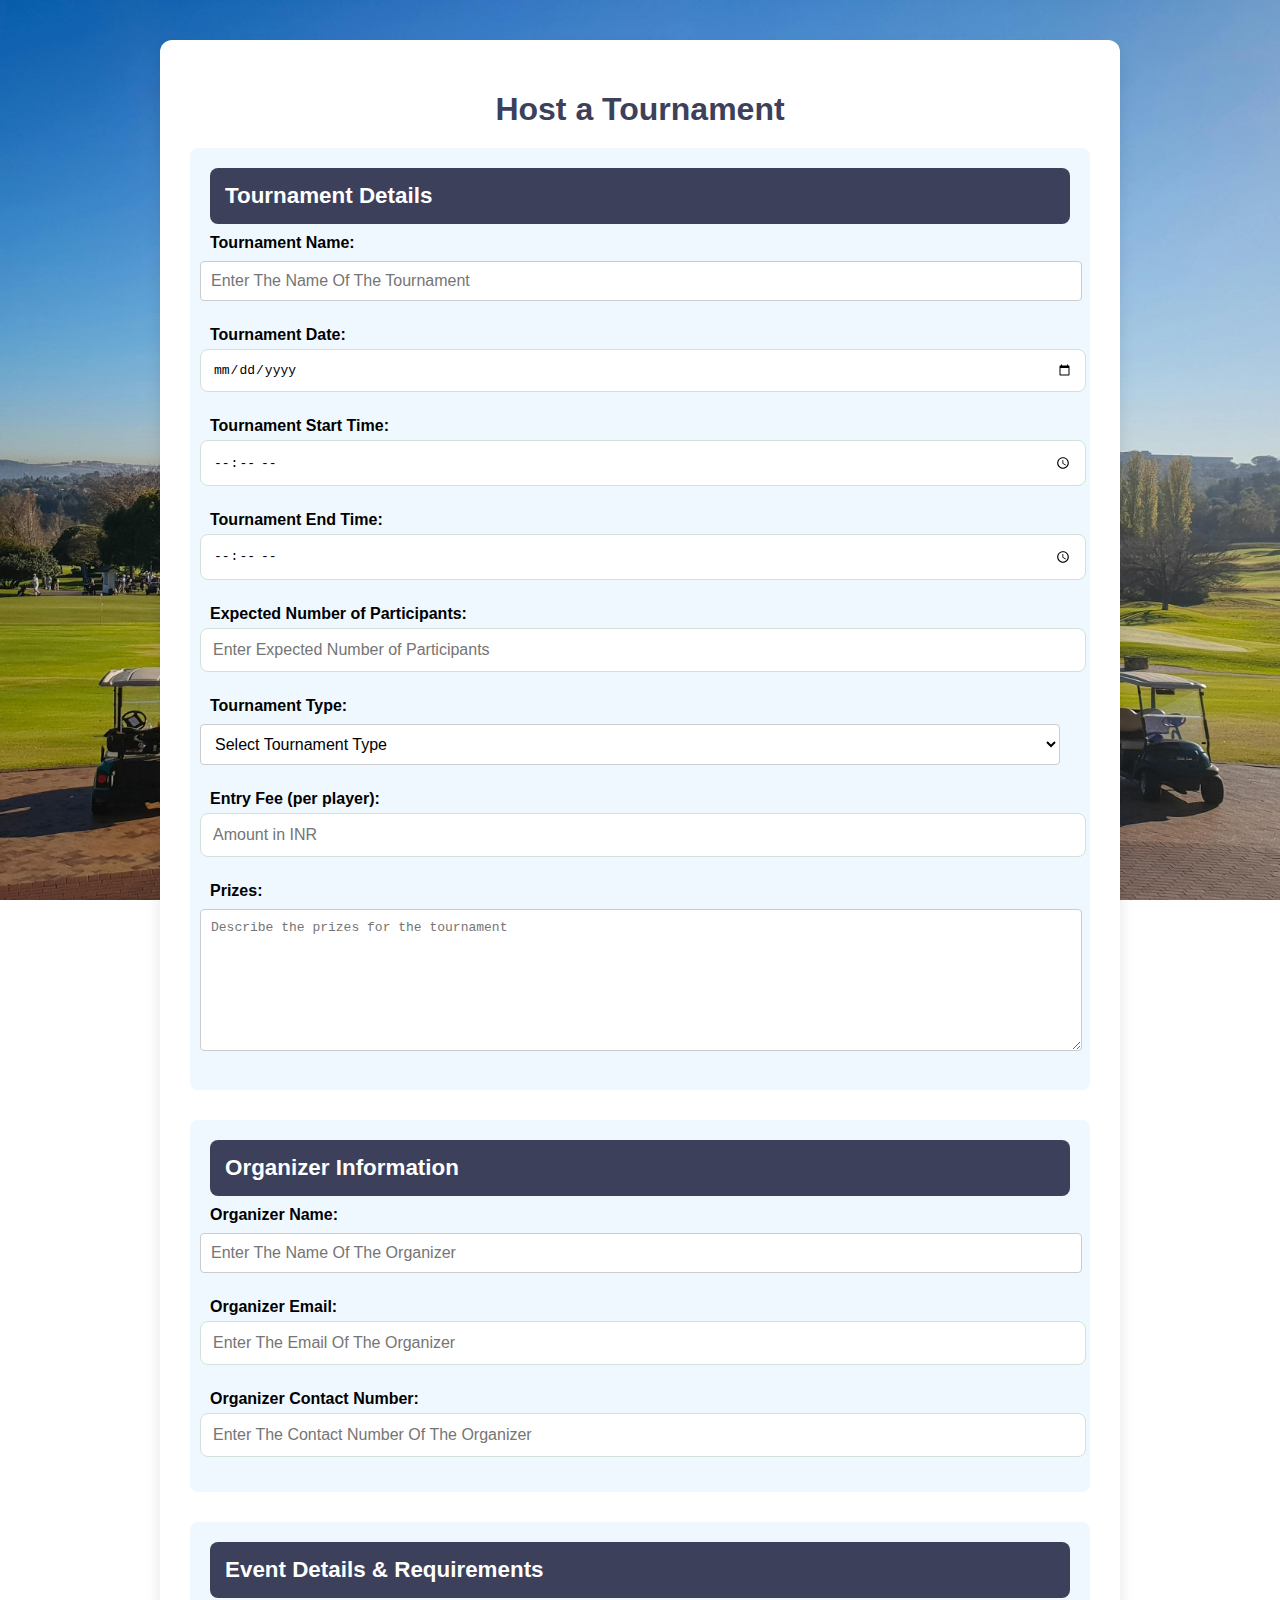
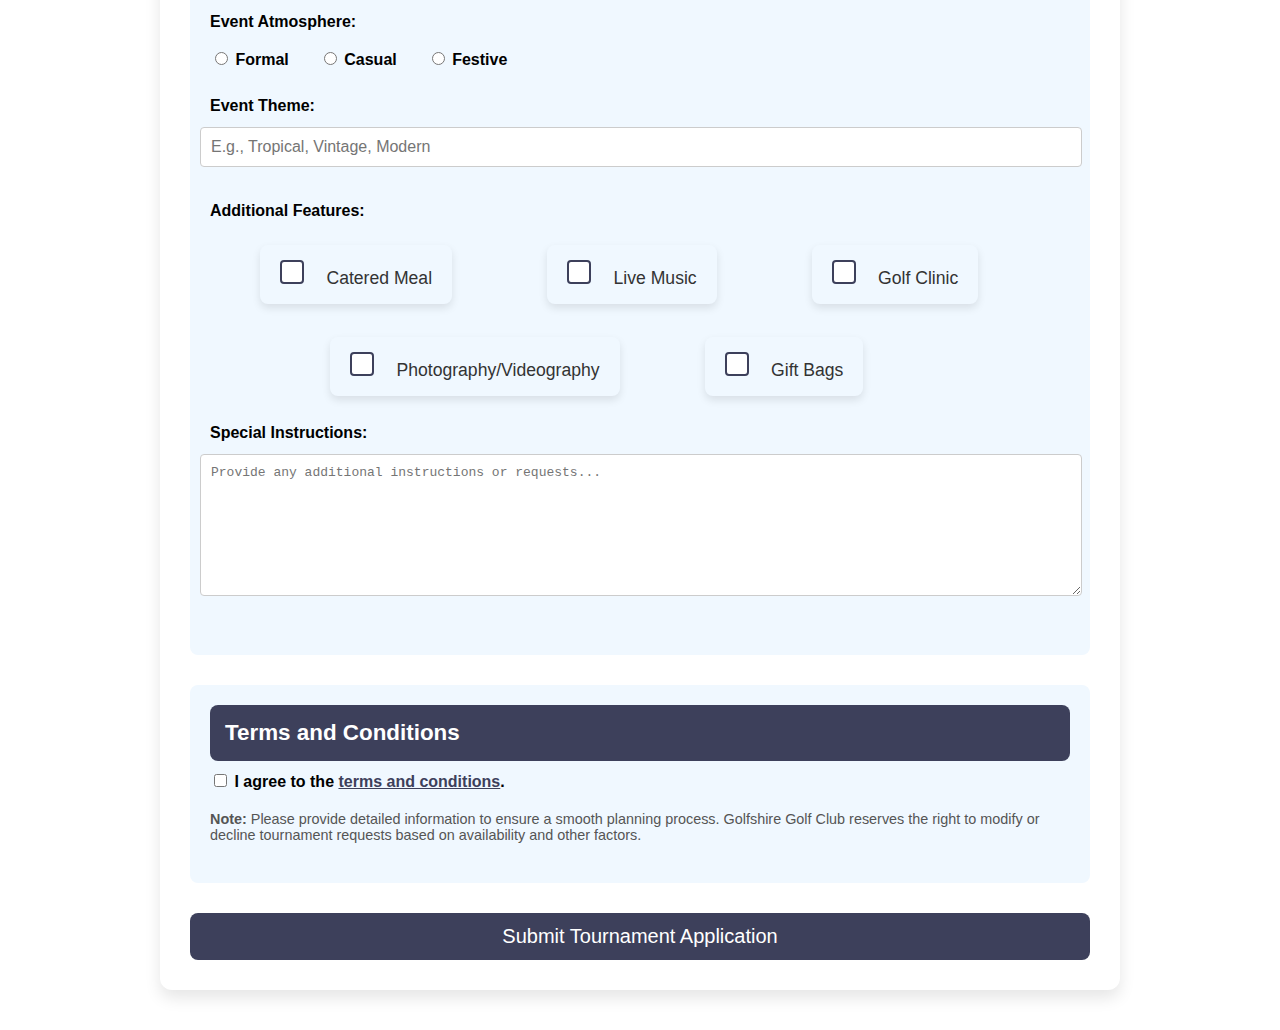
<file: Host A Tournament Form.html>
<!DOCTYPE html>
<html lang="en">

<head>
    <meta charset="UTF-8">
    <meta name="viewport" content="width=device-width, initial-scale=1.0">
    <title>Host a Tournament Form - Golfshire Golf Club</title>
    <style>
        body {
            font-family: 'Arial', sans-serif;
            background: url('/images/Main\ Photo.jpg') no-repeat center center fixed;
            background-size: cover;
            margin: 0;
            padding: 0;
        }

        .form-container {
            max-width: 900px;
            margin: 40px auto;
            padding: 30px;
            background: #ffffff;
            border-radius: 12px;
            box-shadow: 0 8px 16px rgba(0, 0, 0, 0.1);
            overflow: hidden;
        }

        h1 {
            text-align: center;
            color: rgb(61, 64, 91);
            margin-bottom: 20px;
            font-size: 2em;
        }

        form {
            display: flex;
            flex-direction: column;
        }

        section {
            margin-bottom: 30px;
            padding: 20px;
            background: aliceblue;
            border-radius: 8px;
        }

        h2 {
            background: rgb(61, 64, 91);
            color: white;
            padding: 15px;
            border-radius: 8px;
            margin: 0;
            font-size: 1.4em;
        }

        label {
            display: block;
            margin: 10px 0 5px;
            font-weight: bold;
        }

        input[type="text"],
        input[type="date"],
        input[type="email"],
        input[type="tel"],
        input[type="number"],
        input[type="time"],
        select,
        textarea {
            width: 100%;
            padding: 12px;
            margin-bottom: 15px;
            border: 1px solid #d1e3d8;
            border-radius: 8px;
            background: #ffffff;
            font-size: 1em;
            position: relative;
            left: -10px;
        }

        input[type="radio" i] {
            background-color: rgb(61, 64, 91);
            cursor: default;
            appearance: auto;
            box-sizing: border-box;
            margin: 3px 3px 0px 5px;
            padding: initial;
            border: initial;
        }

        textarea {
            height: 120px;
            resize: vertical;
        }

        button {
            padding: 12px 25px;
            border: none;
            border-radius: 8px;
            background-color: rgb(61, 64, 91);
            color: white;
            font-size: 1.1em;
            cursor: pointer;
            transition: background-color 0.3s, transform 0.3s;
        }

        button:hover {
            background-color: rgb(47, 57, 67);
            transform: scale(1.02);
        }

        button:focus {
            outline: none;
        }

        .form-group {
            margin: 15px 0;
        }

        .form-group label {
            margin-right: 15px;
        }

        .form-group input[type="checkbox"] {
            margin-right: 5px;
        }

        .additional-info {
            margin-top: 20px;
            font-size: 0.9em;
            color: #555;
        }

        .modal {
            display: none;
            position: fixed;
            z-index: 10;
            left: 0;
            top: 0;
            width: 100%;
            height: 100%;
            overflow: auto;
            background-color: rgba(0, 0, 0, 0.4);
            justify-content: center;
            align-items: center;
        }

        .modal-content {
            background-color: #fefefe;
            margin: auto;
            padding: 25px;
            border: 1px solid #888;
            width: 90%;
            max-width: 1000px;
            max-height: 80vh;
            overflow-y: auto;
            border-radius: 10px;
            text-align: left;
            font-size: 20px;
            position: relative;
        }

        #model-h2 {
            color: #ffffff;
        }

        .close,
        .close-thank-you {
            color: #aaa;
            position: absolute;
            top: 10px;
            right: 20px;
            font-size: 28px;
            font-weight: bold;
        }

        .close:hover,
        .close:focus,
        .close-thank-you:hover,
        .close-thank-you:focus {
            color: black;
            text-decoration: none;
            cursor: pointer;
        }

        .modal-content h2 {
            margin: 0;
            color: #ffffff;
            text-align: center;
        }

        .modal-content p {
            margin: 20px 0 0;
            color: black;
            text-align: center;
            font-size: 25px;
        }

        .modal-content .button {
            margin-top: 30px;
            padding: 10px 20px;
            background-color: rgb(61, 64, 91);
            color: white;
            border: none;
            border-radius: 5px;
            cursor: pointer;
            font-size: 20px;
        }

        .modal-content .button:hover {
            background-color: rgb(47, 57, 67);
        }

        #submit-tournament {
            position: relative;
            width: 900px;
            font-size: 20px;
        }

        #model-btn {
            position: relative;
            left: 450px;
        }


        .features-container {
            display: flex;
            flex-wrap: wrap;
            gap: 20px;
            margin-top: 15px;
            position: relative;
            left: 50px;
        }

        .feature-item {
            position: relative;
            display: flex;
            align-items: center;
            background: #f0f8ff;
            padding: 15px 20px;
            border-radius: 8px;
            box-shadow: 0 4px 8px rgba(0, 0, 0, 0.1);
            cursor: pointer;
            transition: transform 0.3s, background-color 0.3s;
        }

        .feature-item:hover {
            background-color: #e0f0ff;
            transform: scale(1.05);
        }

        .feature-item input[type="checkbox"] {
            position: absolute;
            opacity: 0;
            cursor: pointer;
        }

        .custom-checkbox {
            display: inline-block;
            width: 20px;
            height: 20px;
            margin-right: 10px;
            border: 2px solid rgb(61, 64, 91);
            border-radius: 4px;
            background-color: #ffffff;
            transition: background-color 0.3s, border-color 0.3s;
        }

        .feature-item input[type="checkbox"]:checked~.custom-checkbox {
            background-color: rgb(61, 64, 91);
            border-color: rgb(61, 64, 91);
        }

        .custom-checkbox::after {
            content: '';
            position: absolute;
            width: 6px;
            height: 12px;
            border: solid white;
            border-width: 0 2px 2px 0;
            transform: rotate(45deg);
            top: 3px;
            left: 6px;
            opacity: 0;
            transition: opacity 0.3s;
        }

        .feature-item input[type="checkbox"]:checked~.custom-checkbox::after {
            opacity: 1;
        }

        .feature-text {
            font-size: 1.1em;
            color: #333;
            font-weight: 500;
        }

        /* Adjust margin between form groups */
        .form-group {
            margin-bottom: 20px;
            /* Increase space between each form group */
        }

        /* Adjust label and input/textarea spacing */
        .form-group label {
            display: block;
            margin-bottom: 8px;
            font-weight: bold;
            /* Optional: Make the labels bold for emphasis */
        }

        /* Adjust padding inside the inputs and textareas */
        input[type="text"],
        textarea,
        select {
            width: 100%;
            padding: 10px;
            border: 1px solid #ccc;
            border-radius: 4px;
            /* Rounded corners for a modern look */
            margin-top: 4px;
        }

        /* Adjust spacing for atmosphere options */
        .atmosphere-options {
            display: flex;
            gap: 15px;
            /* Add space between radio button options */
        }

        /* Adjust spacing for feature items */
        .features-container {
            display: flex;
            flex-wrap: wrap;
            gap: 15px;
            /* Add space between checkbox options */
        }

        .feature-item {
            display: flex;
            align-items: center;
        }

        .feature-text {
            margin-left: 8px;
            /* Space between checkbox and label */
        }

        /* Adjust padding inside the textarea */
        textarea {
            resize: vertical;
            /* Allow resizing only vertically */
            min-height: 80px;
            /* Minimum height for better usability */
        }

        /* Optional: Add some space below the small note */
        small {
            display: block;
            margin-top: 5px;
            font-size: 0.9em;
            color: #666;
            /* Slightly lighter text for the note */
        }

        a {
            color: rgb(61, 64, 91);
            text-decoration: underline;
            cursor: pointer;
        }

        #feature-1 {
            position: relative;
        }

        #feature-2 {
            position: relative;
            right: -65px;
        }

        #feature-3 {
            position: relative;
            right: -130px;
        }

        #feature-4 {
            position: relative;
            right: -70px;
        }

        #feature-5 {
            position: relative;
            right: -125px;
        }
    </style>
</head>

<body>
    <div class="form-container">
        <h1>Host a Tournament</h1>
        <form id="tournamentForm" action="/submit-tournament" method="post">
            <section>
                <h2>Tournament Details</h2>
                <label for="eventName">Tournament Name:</label>
                <input type="text" id="eventName" placeholder="Enter The Name Of The Tournament" name="TournamentName"
                    required>

                <label for="eventDate">Tournament Date:</label>
                <input type="date" id="eventDate" name="TournamentDate" required>

                <label for="eventTime">Tournament Start Time:</label>
                <input type="time" id="eventTime" name="TournamentStartTime" required>

                <label for="eventTime">Tournament End Time:</label>
                <input type="time" id="eventTime" name="TournamentEndTime" required>

                <label for="expectedParticipants">Expected Number of Participants:</label>
                <input type="number" id="expectedParticipants" placeholder="Enter Expected Number of Participants"
                    name="ExpectedParticipants" required>

                <label for="tournament-type">Tournament Type:</label>
                <select id="tournament-type" name="TournamentType" required>
                    <option value="">Select Tournament Type</option>
                    <option value="stroke-play">Stroke Play</option>
                    <option value="match-play">Match Play</option>
                    <option value="best-ball">Best Ball</option>
                    <option value="foursome">Foursome</option>
                    <option value="scramble">Scramble</option>
                </select>

                <label for="entry-fee">Entry Fee (per player):</label>
                <input type="number" id="entry-fee" name="EntryFee" step="0.01" placeholder="Amount in INR" required>

                <label for="prizes">Prizes:</label>
                <textarea id="prizes" name="Prizes" rows="4" placeholder="Describe the prizes for the tournament"
                    required></textarea>
            </section>

            <section>
                <h2>Organizer Information</h2>
                <label for="organizerName">Organizer Name:</label>
                <input type="text" id="organizerName" placeholder="Enter The Name Of The Organizer" name="OrganizerName"
                    required>

                <label for="organizerEmail">Organizer Email:</label>
                <input type="email" id="organizerEmail" placeholder="Enter The Email Of The Organizer"
                    name="OrganizerEmail" required>

                <label for="organizerPhone">Organizer Contact Number:</label>
                <input type="tel" id="organizerPhone" placeholder="Enter The Contact Number Of The Organizer"
                    name="OrganizerPhone" required>
            </section>


            <section>
                <h2>Event Details & Requirements</h2>

                <div class="form-group">
                    <label>Event Atmosphere:</label>
                    <div class="atmosphere-options">
                        <label class="atmosphere-item">
                            <input type="radio" name="Atmosphere" value="formal">
                            <span class="custom-radio"></span>
                            Formal
                        </label>
                        <label class="atmosphere-item">
                            <input type="radio" name="Atmosphere" value="casual">
                            <span class="custom-radio"></span>
                            Casual
                        </label>
                        <label class="atmosphere-item">
                            <input type="radio" name="Atmosphere" value="festive">
                            <span class="custom-radio"></span>
                            Festive
                        </label>
                    </div>
                </div>

                <div class="form-group">
                    <label for="theme">Event Theme:</label>
                    <input type="text" id="theme" name="Theme" placeholder="E.g., Tropical, Vintage, Modern">
                </div>

                <div class="form-group">
                    <label>Additional Features:</label>
                    <div class="features-container">
                        <label class="feature-item" id="feature-1">
                            <input type="checkbox" name="CateredMeal">
                            <span class="custom-checkbox"></span>
                            <span class="feature-text">Catered Meal</span>
                        </label>
                        <label class="feature-item" id="feature-2">
                            <input type="checkbox" name="LiveMusic">
                            <span class="custom-checkbox"></span>
                            <span class="feature-text">Live Music</span>
                        </label>
                        <label class="feature-item" id="feature-3">
                            <input type="checkbox" name="GolfClinic">
                            <span class="custom-checkbox"></span>
                            <span class="feature-text">Golf Clinic</span>
                        </label>
                        <label class="feature-item" id="feature-4">
                            <input type="checkbox" name="Photography">
                            <span class="custom-checkbox"></span>
                            <span class="feature-text">Photography/Videography</span>
                        </label>
                        <label class="feature-item" id="feature-5">
                            <input type="checkbox" name="GiftBags">
                            <span class="custom-checkbox"></span>
                            <span class="feature-text">Gift Bags</span>
                        </label>
                    </div>
                </div>

                <div class="form-group">
                    <label for="specialInstructions">Special Instructions:</label>
                    <textarea id="specialInstructions" name="SpecialInstructions"
                        placeholder="Provide any additional instructions or requests..."></textarea>
                </div>

            </section>


            <section>
                <h2>Terms and Conditions</h2>
                <label>
                    <input type="checkbox" name="AgreeTerms" required> I agree to the <a id="termsLink">terms and
                        conditions</a>.
                </label>
                <div class="form-group additional-info">
                    <p><strong>Note:</strong> Please provide detailed information to ensure a smooth planning process.
                        Golfshire Golf Club reserves the right to modify or decline tournament requests based on
                        availability and other factors.</p>
                </div>
            </section>

            <button id="submit-tournament" type="submit">Submit Tournament Application</button>
        </form>
    </div>

    <!-- Terms Modal -->
    <div id="termsModal" class="modal">
        <div class="modal-content">
            <span class="close">&times;</span>
            <h2 id="model-h2">Golfshire Golf Club - Terms and Conditions</h2>
            <p><strong>1. Event Organization</strong></p>
            <p>1.1. The club reserves the right to accept or reject any tournament application based on club policies.
            </p>
            <p>1.2. All events must comply with the club's regulations and guidelines.</p>

            <p><strong>2. Code of Conduct</strong></p>
            <p>2.1. Organizers must ensure that participants conduct themselves in a respectful manner.</p>
            <p>2.2. Any misconduct or violation of rules will result in appropriate actions by the club.</p>

            <p><strong>3. Use of Facilities</strong></p>
            <p>3.1. The club will provide facilities as per the agreement made with the event organizer.</p>
            <p>3.2. Access to certain facilities may be restricted during the event for maintenance or other reasons.
            </p>

            <p><strong>4. Liability</strong></p>
            <p>4.1. The club is not liable for any damages or injuries occurring during the tournament.</p>
            <p>4.2. Organizers must ensure adequate insurance and safety measures are in place.</p>

            <p><strong>5. Privacy</strong></p>
            <p>5.1. The club will protect personal information according to data protection laws and regulations.</p>
            <p>5.2. Personal details provided will be used solely for the purpose of organizing the event.</p>
        </div>
    </div>

    <!-- Thank You Modal -->
    <div id="thankYouModal" class="modal">
        <div class="modal-content">
            <span class="close-thank-you">&times;</span>
            <h2 id="model-h2">Thank You!</h2>
            <p>Thank you for submitting your tournament request. Our team will review your information and will get back to
                you shortly.</p>
            <button class="button" id="model-btn">Close</button>
        </div>
    </div>

    <script>
        // Show Terms and Conditions modal
        document.getElementById("termsLink").addEventListener("click", function (event) {
            event.preventDefault();
            document.getElementById("termsModal").style.display = "flex";
        });

        // Close Terms and Conditions modal
        document.querySelector(".close").addEventListener("click", function () {
            document.getElementById("termsModal").style.display = "none";
        });

        // Show Thank You modal on form submission
        document.getElementById("tournamentForm").addEventListener("submit", function (event) {
            event.preventDefault();
            document.getElementById("thankYouModal").style.display = "flex";
        });

        // Function to close the Thank You modal and reset the form
        function closeThankYouModal() {
            document.getElementById("thankYouModal").style.display = "none";
            document.getElementById("tournamentForm").reset(); // Reset the form fields
        }

        // Close Thank You modal when user clicks on the close icon
        document.querySelector(".close-thank-you").addEventListener("click", closeThankYouModal);

        // Close Thank You modal when user clicks on the "Close" button
        document.getElementById("model-btn").addEventListener("click", closeThankYouModal);




        // APP SCRIPT

        document.addEventListener("DOMContentLoaded", function () {
            // Select the form element
            const form = document.getElementById('tournamentForm'); // Make sure your form has this ID

            form.addEventListener('submit', function (e) {
                e.preventDefault(); // Prevent default form submission

                // Create a FormData object to collect form data
                const formData = new FormData(form);

                // Convert the FormData to URL-encoded string
                const formDataEntries = new URLSearchParams(formData);

                // Send the form data to the Google Apps Script web app URL
                fetch('https://script.google.com/macros/s/AKfycbxF6k2MuLp2o6G2MH6al2S9lydpyr8VS_ddHA8Y0S-k2u46mw5fpQetk9RDPv_TT_cvYg/exec', {
                    method: 'POST',
                    body: formDataEntries,
                    headers: {
                        'Content-Type': 'application/x-www-form-urlencoded'
                    }
                })
            });
        });
    </script>
</body>

</html>
</file>
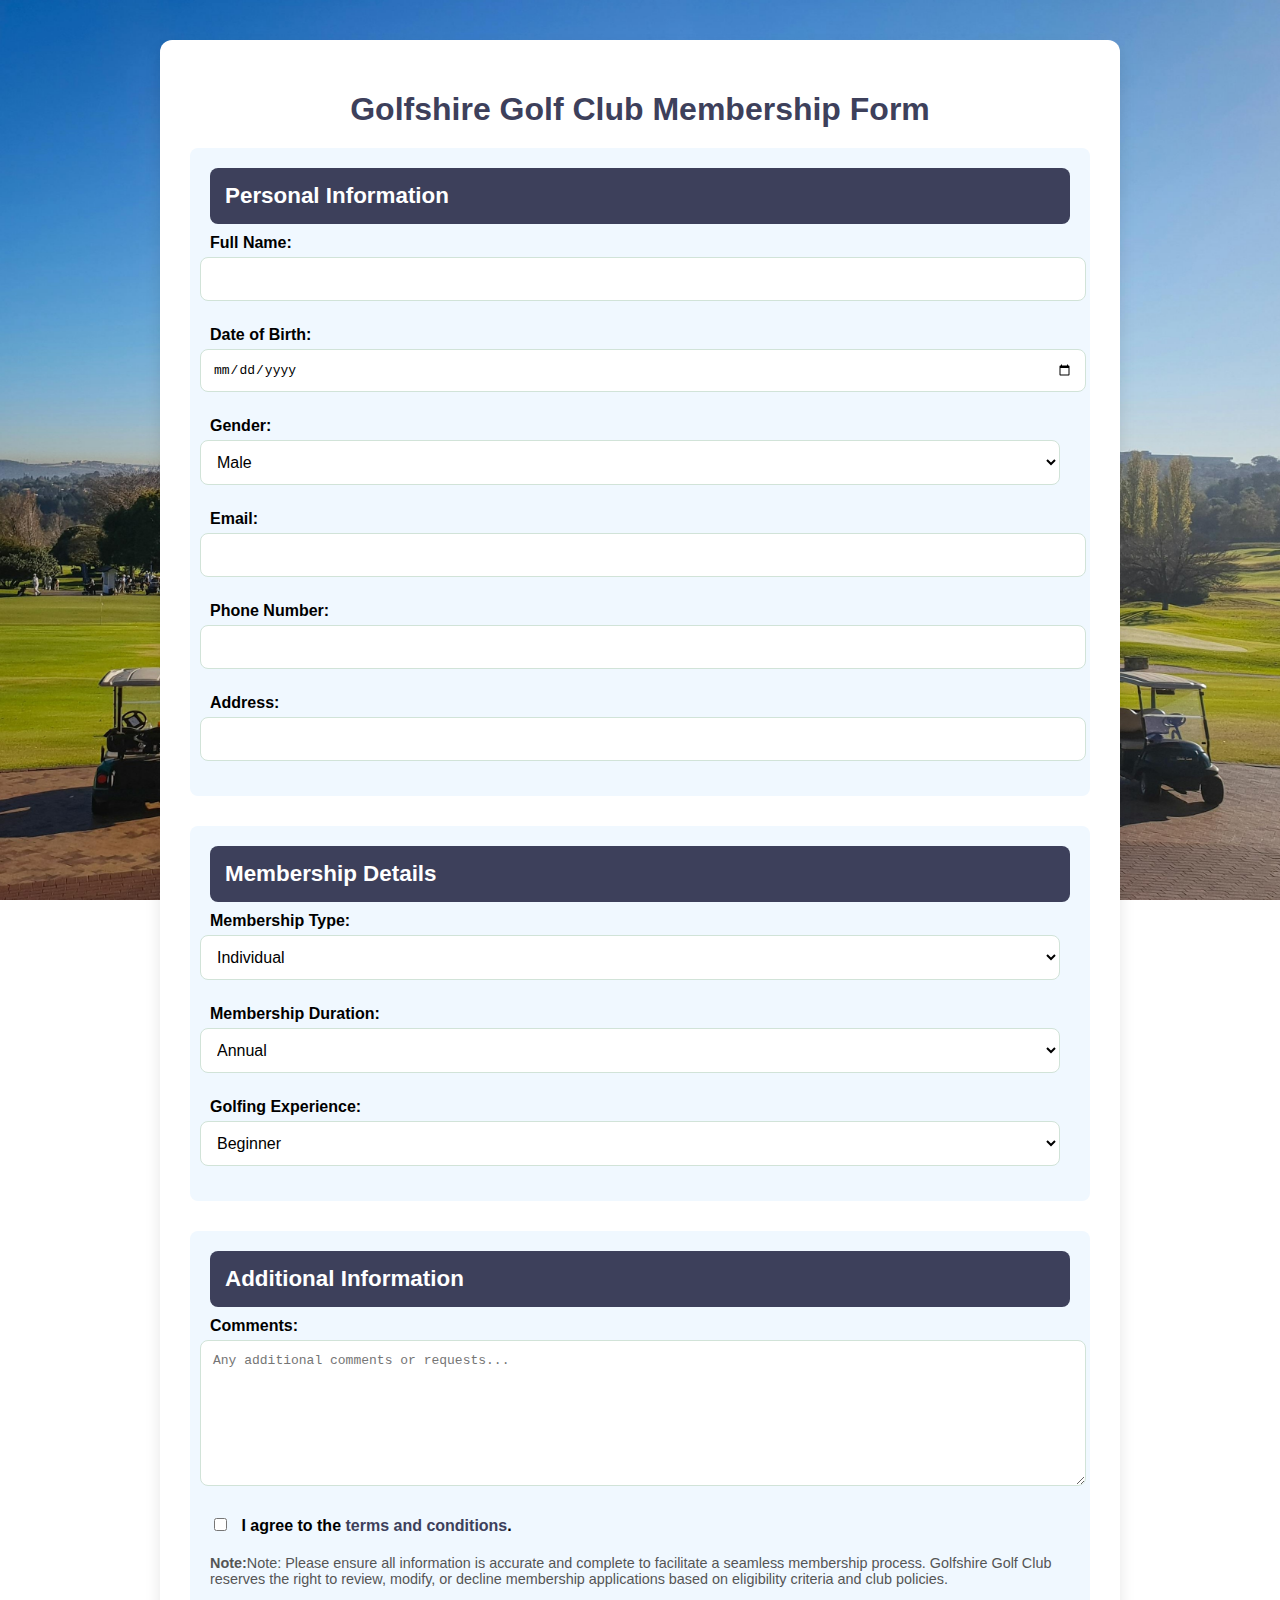
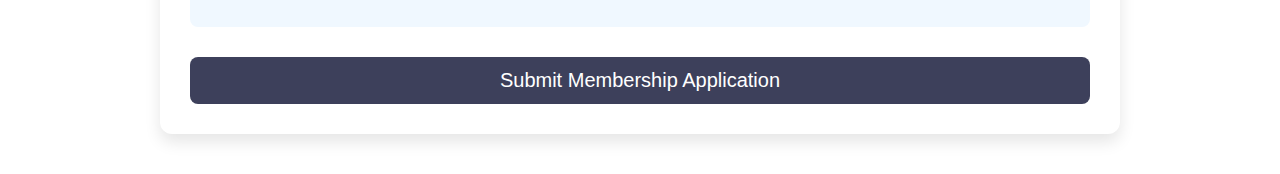
<file: MemberShip Form.html>
<!DOCTYPE html>
<html lang="en">

<head>
    <meta charset="UTF-8">
    <meta name="viewport" content="width=device-width, initial-scale=1.0">
    <title>Membership Form - Golfshire Golf</title>
    <style>
        body {
            font-family: 'Arial', sans-serif;
            background: url('/images/Main\ Photo.jpg') no-repeat center center fixed;
            background-size: cover;
            margin: 0;
            padding: 0;
        }

        .form-container {
            max-width: 900px;
            margin: 40px auto;
            padding: 30px;
            background: #ffffff;
            border-radius: 12px;
            box-shadow: 0 8px 16px rgba(0, 0, 0, 0.1);
            overflow: hidden;
        }

        h1 {
            text-align: center;
            color: rgb(61, 64, 91);
            margin-bottom: 20px;
            font-size: 2em;
        }

        form {
            display: flex;
            flex-direction: column;
        }

        section {
            margin-bottom: 30px;
            padding: 20px;
            background:aliceblue;
            border-radius: 8px;
        }

        h2 {
            background: rgb(61, 64, 91);
            color: white;
            padding: 15px;
            border-radius: 8px;
            margin: 0;
            font-size: 1.4em;
        }

        label {
            display: block;
            margin: 10px 0 5px;
            font-weight: bold;
        }

        input[type="text"],
        input[type="date"],
        input[type="email"],
        input[type="tel"],
        select,
        textarea {
            width: 100%;
            padding: 12px;
            margin-bottom: 15px;
            border: 1px solid #d1e3d8;
            border-radius: 8px;
            background: #ffffff;
            font-size: 1em;
            position: relative;
            left: -10px;
        }

        textarea {
            height: 120px;
            resize: vertical;
        }

        button {
            padding: 12px 25px;
            border: none;
            border-radius: 8px;
            background-color: rgb(61, 64, 91);
            color: white;
            font-size: 1.1em;
            cursor: pointer;
            transition: background-color 0.3s, transform 0.3s;
        }

        button:hover {
            background-color: rgb(47, 57, 67);
            transform: scale(1.02);
        }

        button:focus {
            outline: none;
        }

        .payment-info {
            display: none;
        }

        input[type="checkbox"] {
            margin-right: 10px;
        }

        a {
            color: rgb(61, 64, 91);
            text-decoration: none;
            cursor: pointer;
        }

        a:hover {
            text-decoration: underline;
        }

        select,
        input[type="file"] {
            cursor: pointer;
        }

        /* Modal Styles */
        .modal {
            display: none;
            position: fixed;
            z-index: 10;
            left: 0;
            top: 0;
            width: 100%;
            height: 100%;
            overflow: auto;
            background-color: rgba(0, 0, 0, 0.4);
            justify-content: center;
            align-items: center;
        }

        .modal-content {
            background-color: #fefefe;
            margin: auto;
            padding: 25px;
            border: 1px solid #888;
            width: 90%;
            max-width: 1000px;
            max-height: 80vh;
            overflow-y: auto;
            border-radius: 10px;
            text-align: left;
            font-size: 20px;
            position: relative;
        }

        #model-h2{
            color: #ffffff;
        }

        .close,
        .close-thank-you {
            color: #aaa;
            position: absolute;
            top: 10px;
            right: 20px;
            font-size: 28px;
            font-weight: bold;
        }

        .close:hover,
        .close:focus,
        .close-thank-you:hover,
        .close-thank-you:focus {
            color: black;
            text-decoration: none;
            cursor: pointer;
        }

        .modal-content h2 {
            margin: 0;
            color: #ffffff;
            text-align: center;
        }

        .modal-content p {
            margin: 20px 0 0;
            color: black;
            text-align: center;
            font-size: 25px;
        }

        .modal-content .button {
            margin-top: 30px;
            padding: 10px 20px;
            background-color: rgb(61, 64, 91);
            color: white;
            border: none;
            border-radius: 5px;
            cursor: pointer;
            font-size: 20px;
        }

        .modal-content .button:hover {
            background-color: rgb(47, 57, 67);
        }
        #submit-application{
            position: relative;
            width: 900px;
            font-size: 20px;
        }
        #model-btn{
            position: relative;
            left: 450px;
        }


        .additional-info {
    margin-top: 20px;
    font-size: 0.9em;
    color: #555;
}

.form-group {
    margin-bottom: 20px;
}
    </style>
</head>

<body>
    <div class="form-container">
        <h1>Golfshire Golf Club Membership Form</h1>
        <form id="membershipForm" action="/submit-membership" method="post" enctype="multipart/form-data">
            <section>
                <h2>Personal Information</h2>
                <label for="fullName">Full Name:</label>
                <input type="text" id="fullName" name="FullName" required>

                <label for="dob">Date of Birth:</label>
                <input type="date" id="dob" name="DOB" required>

                <label for="gender">Gender:</label>
                <select id="gender" name="Gender" required>
                    <option value="male">Male</option>
                    <option value="female">Female</option>
                    <option value="other">Other</option>
                </select>

                <label for="email">Email:</label>
                <input type="email" id="email" name="Email" required>

                <label for="phone">Phone Number:</label>
                <input type="tel" id="phone" name="Phone" required>

                <label for="address">Address:</label>
                <input type="text" id="address" name="Address" required>
            </section>

            <section>
                <h2>Membership Details</h2>
                <label for="membershipType">Membership Type:</label>
                <select id="membershipType" name="MembershipType" required>
                    <option value="individual">Individual</option>
                    <option value="family">Family</option>
                    <option value="corporate">Corporate</option>
                    <option value="junior">Junior</option>
                    <option value="social">Social / Club</option>
                </select>

                <label for="membershipDuration">Membership Duration:</label>
                <select id="membershipDuration" name="MembershipDuration" required>
                    <option value="annual">Annual</option>
                    <option value="monthly">Monthly</option>
                    <option value="quarterly">Quarterly</option>
                </select>
                <label for="experience">Golfing Experience:</label>
                <select id="experience" name="Experience" required>
                    <option value="beginner">Beginner</option>
                    <option value="intermediate">Intermediate</option>
                    <option value="advanced">Advanced</option>
                </select>
            </section>

            <section>
                <h2>Additional Information</h2>
                <label for="comments">Comments:</label>
                <textarea id="comments" name="Comments" placeholder="Any additional comments or requests..."></textarea>
                <label>
                    <input type="checkbox" name="AgreeTerms" required> I agree to the <a id="termsLink">terms and
                        conditions</a>.
                        
                </label>
                <div class="form-group additional-info">
                    <p><strong>Note:</strong>Note: Please ensure all information is accurate and complete to facilitate a seamless membership process. Golfshire Golf Club reserves the right to review, modify, or decline membership applications based on eligibility criteria and club policies.</p>
                </div>
            </section>

            <div style="text-align: center;">
                <button type="submit" id="submit-application">Submit Membership Application</button>
            </div>
        </form>
    </div>

    <!-- Terms and Conditions Modal -->
    <div id="termsModal" class="modal">
        <div class="modal-content">
            <span class="close">&times;</span>
            <h2>Golfshire Golf Club - Terms and Conditions</h2>
            <p><strong>1. Membership Eligibility</strong></p>
            <p>1.1 Open to individuals meeting the club’s criteria. The club reserves the right to accept or reject
                applications.</p>
            <p>1.2. The club reserves the right to accept or reject any membership application at its sole discretion.
            </p>

            <p><strong>2. Code of Conduct</strong></p>
            <p>2.1. Members are expected to conduct themselves in a respectful and sportsmanlike manner at all times.
            </p>
            <p>2.2. Any form of misconduct, including but not limited to, abusive language, violence, or disruption,
                will result in disciplinary action.</p>
            <p>2.3. Members must adhere to all club rules and regulations, including dress code and etiquette on the
                golf course.</p>

            <p><strong>3. Use of Facilities</strong></p>
            <p>3.1. Members have access to club facilities and amenities as per their membership plan.</p>
            <p>3.2. The club may occasionally restrict access to certain facilities for maintenance or special events.
            </p>
            <p>3.3. Members are responsible for any damages caused to club property due to negligence or misconduct.</p>

            <p><strong>4. Guests</strong></p>
            <p>4.1. Members may bring guests to the club, subject to guest fees and club rules.</p>
            <p>4.2. Members are responsible for the conduct of their guests and must ensure they adhere to club
                policies.</p>

            <p><strong>5. Privacy and Data Protection</strong></p>
            <p>5.1 The club will protect personal information according to data protection laws. Data will be used for
                club-related purposes only.</p>
            <p>5.2. Members’ personal data will be used for club-related purposes only and will not be shared with third
                parties without consent.</p>

            <p><strong>6. Acceptance</strong></p>
            <p>6.1 By submitting the application, members agree to these terms and conditions.</p>
        </div>
    </div>

    <!-- Thank You Modal -->
    <div id="thankYouModal" class="modal">
        <div class="modal-content">
            <span class="close-thank-you">&times;</span>
            <h2 id="model-h2">Thank You!</h2>
            <p>Your membership application has been submitted successfully. We will review your details and will get back to
                you soon.</p>
            <button class="button" id="model-btn">Close</button>
        </div>
    </div>

    <script>
        document.addEventListener('DOMContentLoaded', function () {
            const termsLink = document.getElementById('termsLink');
            const termsModal = document.getElementById('termsModal');
            const closeTermsModal = document.getElementsByClassName('close')[0];
            const thankYouModal = document.getElementById('thankYouModal');
            const closeThankYouModal = document.getElementsByClassName('close-thank-you')[0];
            const thankYouButton = document.querySelector('.modal-content .button');
            const membershipForm = document.getElementById('membershipForm');


            document.getElementById('membershipForm').addEventListener('submit', function (event) {
                event.preventDefault(); // Prevent form submission
                thankYouModal.style.display = 'flex'; // Show thank you modal
            });

            closeThankYouModal.onclick = function () {
                thankYouModal.style.display = 'none';
                membershipForm.reset(); // Reset form fields
            }

            thankYouButton.onclick = function () {
                thankYouModal.style.display = 'none';
                membershipForm.reset(); // Reset form fields
            }
             // Form submission handler
             document.getElementById('membershipForm').addEventListener('submit', function(event) {
                event.preventDefault(); // Prevent the default form submission

                const formData = new FormData(this);
                const xhr = new XMLHttpRequest();
                xhr.open('POST', 'https://script.google.com/macros/s/AKfycbyYhNJiakRjGtrzVMaUrV3YvNzaHjrWngsigMaQymKsu7tAYWorvU0eBRqNnTyO56GQJA/exec'); // Replace with your Web App URL

                xhr.send(formData);
            });
        });


        // Show Terms and Conditions modal
        document.getElementById("termsLink").addEventListener("click", function (event) {
            event.preventDefault();
            document.getElementById("termsModal").style.display = "flex";
        });

        // Close Terms and Conditions modal
        document.querySelector(".close").addEventListener("click", function () {
            document.getElementById("termsModal").style.display = "none";
        });

        
    </script>
</body>

</html>
</file>
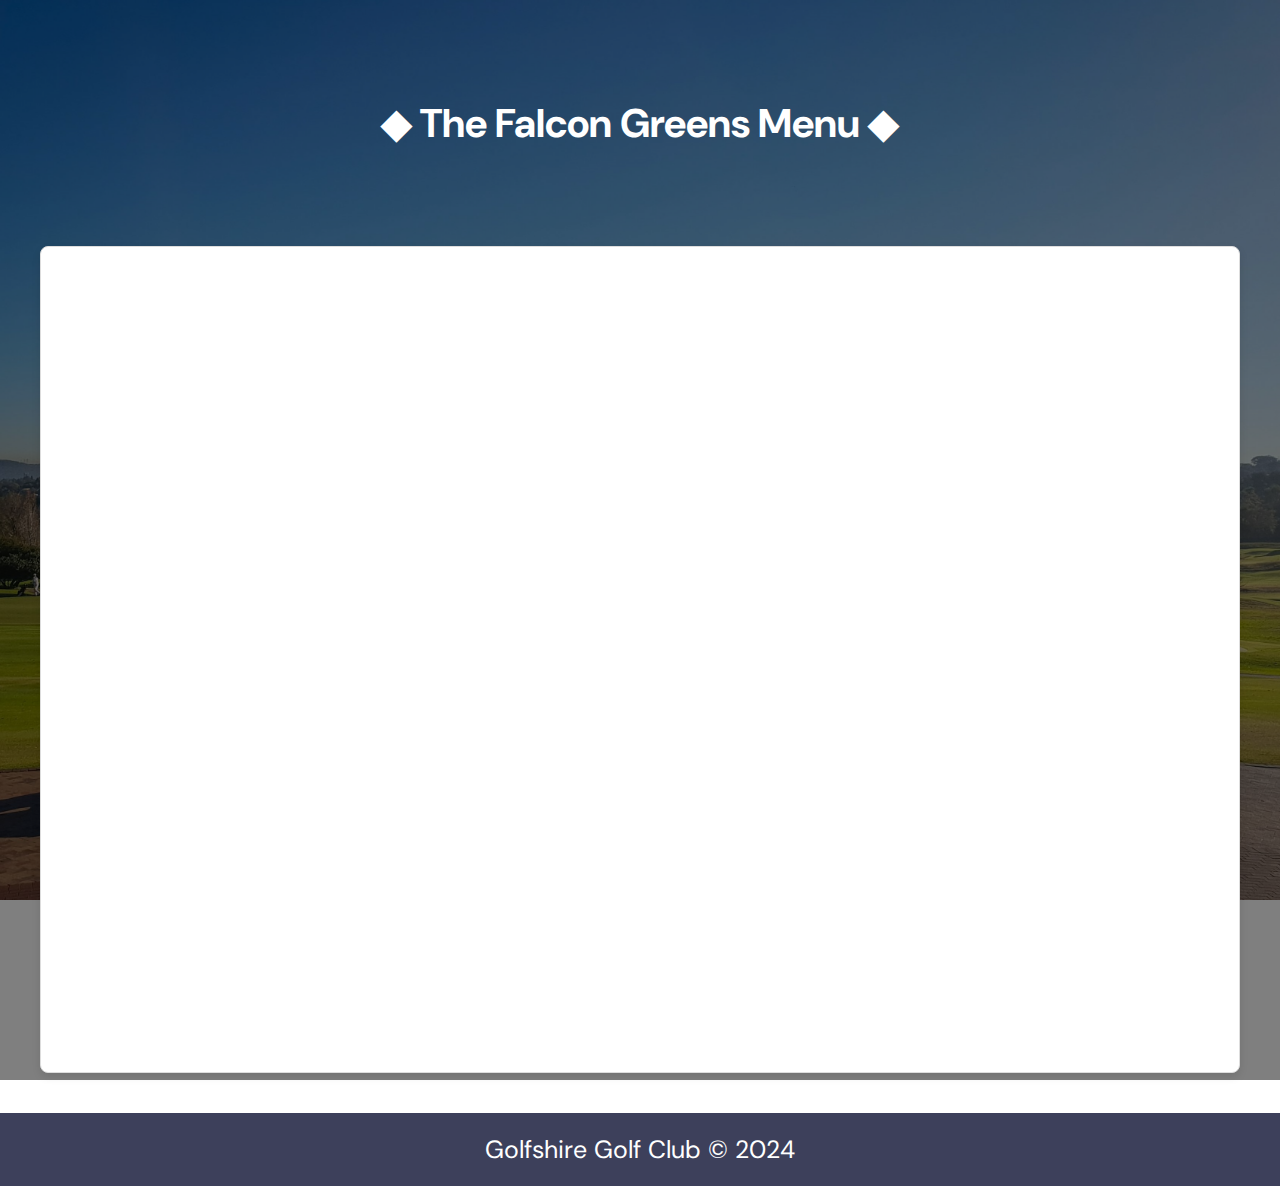
<file: Menu.html>
<!DOCTYPE html>
<html lang="en">

<head>
    <meta charset="UTF-8">
    <meta name="viewport" content="width=device-width, initial-scale=1.0">
    <title>Falcon Greens Menu - Golfshire Golf Club</title>
    <link href="https://fonts.googleapis.com/css2?family=DM+Sans:wght@400;500;700&display=swap" rel="stylesheet">
    <style>
        body {
            font-family: 'DM Sans', sans-serif;
            margin: 0;
            padding: 0;
            color: #333;
            background-image: url('/images/Main\ Photo.jpg');
            background-size: cover;
            background-position: center;
            background-attachment: fixed;
            background-repeat: no-repeat;
        }

        .overlay {
            background-color: rgba(0, 0, 0, 0.5);
            position: absolute;
            top: 0;
            left: 0;
            width: 100%;
            height: 120%;
            z-index: 1;
        }

        .container {
            max-width: 1200px;
            margin: 0 auto;
            padding: 20px;
            position: relative;
            z-index: 2;
        }

        .header {
            text-align: center;
            padding: 50px 0;
            color: #fff;
        }

        .header h1 {
            font-size: 2.5rem;
            color: #fff;
            position: relative;
            display: inline-block;
            cursor: pointer;
            transition: color 0.3s ease;
        }

        .header h1::after {
            content: '';
            position: absolute;
            left: 0;
            bottom: -10px;
            width: 100%;
            height: 4px;
            background-color: #fff;
            transform: scaleX(0);
            transform-origin: right;
            transition: transform 0.3s ease;
        }

        .header h1:hover {
            color: #ffffff;
        }

        .header h1:hover::after {
            transform: scaleX(1);
            transform-origin: left;
        }

        .pdf-container {
            margin: 20px 0;
            padding: 10px;
            border: 1px solid #ddd;
            border-radius: 8px;
            background: #fff;
            box-shadow: 0 4px 8px rgba(0, 0, 0, 0.1);
        }

        .pdf-container iframe {
            width: 100%;
            height: 800px;
            border: none;
            border-radius: 8px;
        }

        .footer {
            text-align: center;
            padding: 20px;
            background-color: #3D405B;
            color: white;
            position: relative;
            z-index: 2;
            font-size: 25px;
        }

        .footer a {
            margin: 0;
        }
        a{
            text-decoration:none;
            color: white;
        }

       
    </style>
</head>

<body>
    <div class="overlay"></div>
    <div class="container">
        <header class="header">
            <h1 class="hover-effect">&#9670; The Falcon Greens Menu &#9670;</h1>
        </header>
        <div class="pdf-container hover-effect">
            <iframe src="https://www.golfshire.com/assets/pdf/Falcon-Greens-Menu-2023.pdf"></iframe>
        </div>
    </div>
    <footer class="footer">
        <a href="index.html">Golfshire Golf Club &copy; 2024</a> 
    </footer>
</body>

</html>
</file>
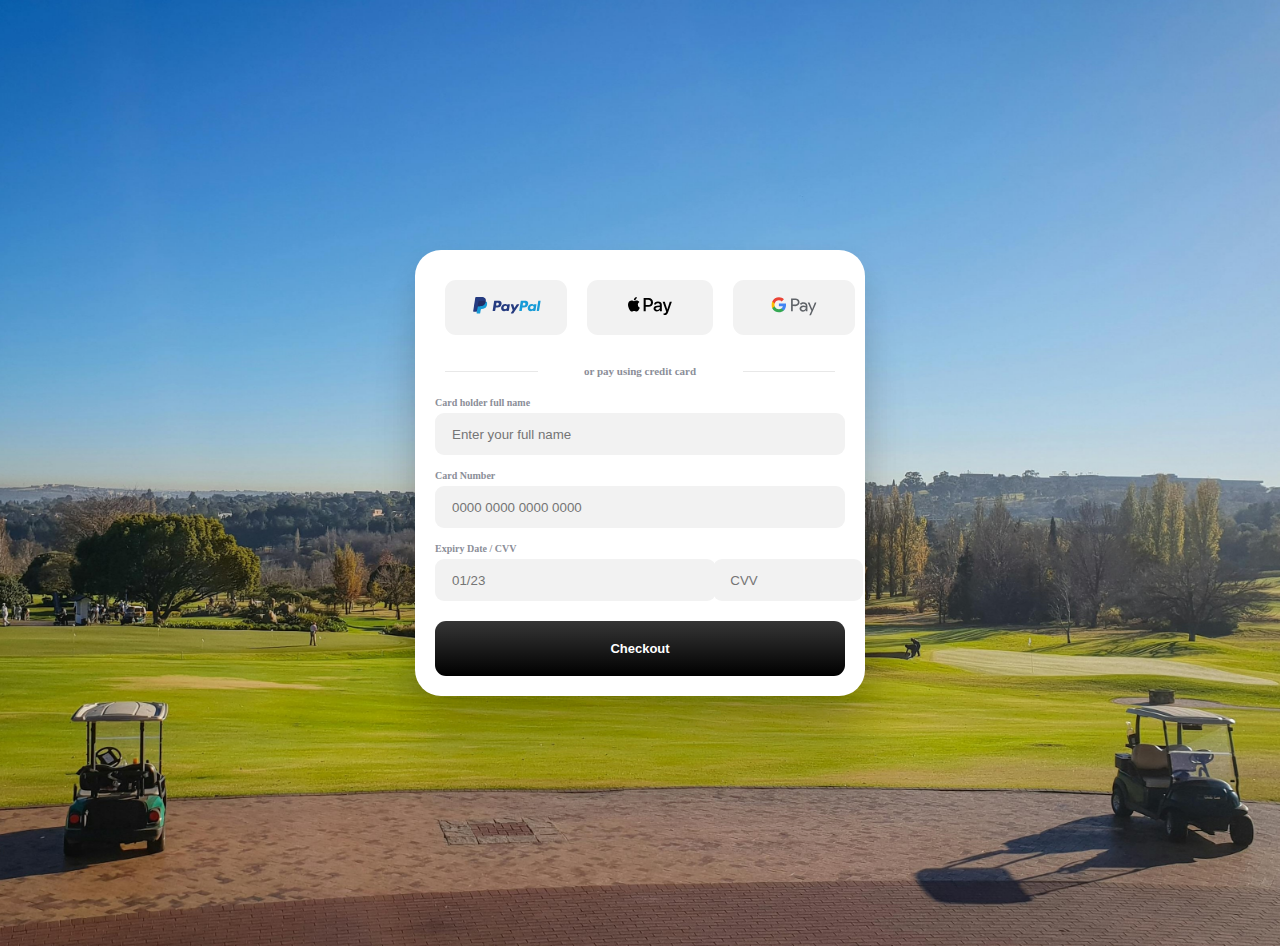
<file: Payment.html>
<!DOCTYPE html>
<html lang="en">

<head>
  <meta charset="UTF-8">
  <meta name="viewport" content="width=device-width, initial-scale=1.0">
  <title>Payment Page -  Golfshire Golf Club</title>
  <style>
    body {
      display: flex;
      justify-content: center;
      margin: 250px;
      background-image: url('/images/Main\ Photo.jpg');
      background-repeat: no-repeat;
      background-size: cover;
      /* or 'contain' depending on your need */
      background-position: center;

    }

    .modal {
      width: fit-content;
      height: fit-content;
      background: #FFFFFF;
      box-shadow: 0px 187px 75px rgba(0, 0, 0, 0.01), 0px 105px 63px rgba(0, 0, 0, 0.05), 0px 47px 47px rgba(0, 0, 0, 0.09), 0px 12px 26px rgba(0, 0, 0, 0.1), 0px 0px 0px rgba(0, 0, 0, 0.1);
      border-radius: 26px;
      max-width: 450px;
    }

    .form {
      display: flex;
      flex-direction: column;
      gap: 20px;
      padding: 20px;
    }

    .payment--options {
      width: calc(100% - 40px);
      display: grid;
      grid-template-columns: 33% 34% 33%;
      gap: 20px;
      padding: 10px;
    }

    .payment--options button {
      height: 55px;
      background: #F2F2F2;
      border-radius: 11px;
      padding: 0;
      border: 0;
      outline: none;
    }

    .payment--options button svg {
      height: 18px;
    }

    .payment--options button:last-child svg {
      height: 22px;
    }

    .separator {
      width: calc(100% - 20px);
      display: grid;
      grid-template-columns: 1fr 2fr 1fr;
      gap: 10px;
      color: #8B8E98;
      margin: 0 10px;
    }

    .separator>p {
      word-break: keep-all;
      display: block;
      text-align: center;
      font-weight: 600;
      font-size: 11px;
      margin: auto;
    }

    .separator .line {
      display: inline-block;
      width: 100%;
      height: 1px;
      border: 0;
      background-color: #e8e8e8;
      margin: auto;
    }

    .credit-card-info--form {
      display: flex;
      flex-direction: column;
      gap: 15px;
    }

    .input_container {
      width: 100%;
      height: fit-content;
      display: flex;
      flex-direction: column;
      gap: 5px;
    }

    .split {
      display: grid;
      grid-template-columns: 4fr 2fr;
      gap: 15px;
    }

    .split input {
      width: 100%;
    }

    .input_label {
      font-size: 10px;
      color: #8B8E98;
      font-weight: 600;
    }

    .input_field {
      width: auto;
      height: 40px;
      padding: 0 0 0 16px;
      border-radius: 9px;
      outline: none;
      background-color: #F2F2F2;
      border: 1px solid #e5e5e500;
      transition: all 0.3s cubic-bezier(0.15, 0.83, 0.66, 1);
    }

    .input_field:focus {
      border: 1px solid transparent;
      box-shadow: 0px 0px 0px 2px #242424;
      background-color: transparent;
    }

    .purchase--btn {
      height: 55px;
      background: #F2F2F2;
      border-radius: 11px;
      border: 0;
      outline: none;
      color: #ffffff;
      font-size: 13px;
      font-weight: 700;
      background: linear-gradient(180deg, #363636 0%, #1B1B1B 50%, #000000 100%);
      box-shadow: 0px 0px 0px 0px #FFFFFF, 0px 0px 0px 0px #000000;
      transition: all 0.3s cubic-bezier(0.15, 0.83, 0.66, 1);
    }

    .purchase--btn:hover {
      box-shadow: 0px 0px 0px 2px #FFFFFF, 0px 0px 0px 4px #0000003a;
    }

    /* Reset input number styles */
    .input_field::-webkit-outer-spin-button,
    .input_field::-webkit-inner-spin-button {
      -webkit-appearance: none;
      margin: 0;
    }

    .input_field[type=number] {
      -moz-appearance: textfield;
    }

    @media (max-width: 600px) {
      .payment--options {
        grid-template-columns: 1fr;
      }
    }

    .modal {
      animation: fadeIn 0.3s ease-in;
    }

    @keyframes fadeIn {
      from {
        opacity: 0;
      }

      to {
        opacity: 1;
      }
    }
  </style>
</head>

<body>
  <div class="modal">
    <form class="form">
      <div class="payment--options">
        <button name="paypal" type="button">
          <svg xml:space="preserve" viewBox="0 0 124 33" height="33px" width="124px" y="0px" x="0px" id="Layer_1"
            version="1.1" xmlns:xlink="http://www.w3.org/1999/xlink" xmlns="http://www.w3.org/2000/svg">
            <path
              d="M46.211,6.749h-6.839c-0.468,0-0.866,0.34-0.939,0.802l-2.766,17.537c-0.055,0.346,0.213,0.658,0.564,0.658  h3.265c0.468,0,0.866-0.34,0.939-0.803l0.746-4.73c0.072-0.463,0.471-0.803,0.938-0.803h2.165c4.505,0,7.105-2.18,7.784-6.5  c0.306-1.89,0.013-3.375-0.872-4.415C50.224,7.353,48.5,6.749,46.211,6.749z M47,13.154c-0.374,2.454-2.249,2.454-4.062,2.454  h-1.032l0.724-4.583c0.043-0.277,0.283-0.481,0.563-0.481h0.473c1.235,0,2.4,0,3.002,0.704C47.027,11.668,47.137,12.292,47,13.154z"
              fill="#253B80"></path>
            <path
              d="M66.654,13.075h-3.275c-0.279,0-0.52,0.204-0.563,0.481l-0.145,0.916l-0.229-0.332  c-0.709-1.029-2.29-1.373-3.868-1.373c-3.619,0-6.71,2.741-7.312,6.586c-0.313,1.918,0.132,3.752,1.22,5.031  c0.998,1.176,2.426,1.666,4.125,1.666c2.916,0,4.533-1.875,4.533-1.875l-0.146,0.91c-0.055,0.348,0.213,0.66,0.562,0.66h2.95  c0.469,0,0.865-0.34,0.939-0.803l1.77-11.209C67.271,13.388,67.004,13.075,66.654,13.075z M62.089,19.449  c-0.316,1.871-1.801,3.127-3.695,3.127c-0.951,0-1.711-0.305-2.199-0.883c-0.484-0.574-0.668-1.391-0.514-2.301  c0.295-1.855,1.805-3.152,3.67-3.152c0.93,0,1.686,0.309,2.184,0.892C62.034,17.721,62.232,18.543,62.089,19.449z"
              fill="#253B80"></path>
            <path
              d="M84.096,13.075h-3.291c-0.314,0-0.609,0.156-0.787,0.417l-4.539,6.686l-1.924-6.425  c-0.121-0.402-0.492-0.678-0.912-0.678h-3.234c-0.393,0-0.666,0.384-0.541,0.754l3.625,10.638l-3.408,4.811  c-0.268,0.379,0.002,0.9,0.465,0.9h3.287c0.312,0,0.604-0.152,0.781-0.408L84.564,13.97C84.826,13.592,84.557,13.075,84.096,13.075z"
              fill="#253B80"></path>
            <path
              d="M94.992,6.749h-6.84c-0.467,0-0.865,0.34-0.938,0.802l-2.766,17.537c-0.055,0.346,0.213,0.658,0.562,0.658  h3.51c0.326,0,0.605-0.238,0.656-0.562l0.785-4.971c0.072-0.463,0.471-0.803,0.938-0.803h2.164c4.506,0,7.105-2.18,7.785-6.5  c0.307-1.89,0.012-3.375-0.873-4.415C99.004,7.353,97.281,6.749,94.992,6.749z M95.781,13.154c-0.373,2.454-2.248,2.454-4.062,2.454  h-1.031l0.725-4.583c0.043-0.277,0.281-0.481,0.562-0.481h0.473c1.234,0,2.4,0,3.002,0.704  C95.809,11.668,95.918,12.292,95.781,13.154z"
              fill="#179BD7"></path>
            <path
              d="M115.434,13.075h-3.273c-0.281,0-0.52,0.204-0.562,0.481l-0.145,0.916l-0.23-0.332  c-0.709-1.029-2.289-1.373-3.867-1.373c-3.619,0-6.709,2.741-7.311,6.586c-0.312,1.918,0.131,3.752,1.219,5.031  c1,1.176,2.426,1.666,4.125,1.666c2.916,0,4.533-1.875,4.533-1.875l-0.146,0.91c-0.055,0.348,0.213,0.66,0.564,0.66h2.949  c0.467,0,0.865-0.34,0.938-0.803l1.771-11.209C116.053,13.388,115.785,13.075,115.434,13.075z M110.869,19.449  c-0.314,1.871-1.801,3.127-3.695,3.127c-0.949,0-1.711-0.305-2.199-0.883c-0.484-0.574-0.666-1.391-0.514-2.301  c0.297-1.855,1.805-3.152,3.67-3.152c0.93,0,1.686,0.309,2.184,0.892C110.816,17.721,111.014,18.543,110.869,19.449z"
              fill="#179BD7"></path>
            <path
              d="M119.295,7.23l-2.807,17.858c-0.055,0.346,0.213,0.658,0.562,0.658h2.822c0.469,0,0.867-0.34,0.939-0.803  l2.768-17.536c0.055-0.346-0.213-0.659-0.562-0.659h-3.16C119.578,6.749,119.338,6.953,119.295,7.23z"
              fill="#179BD7"></path>
            <path
              d="M7.266,29.154l0.523-3.322l-1.165-0.027H1.061L4.927,1.292C4.939,1.218,4.978,1.149,5.035,1.1  c0.057-0.049,0.13-0.076,0.206-0.076h9.38c3.114,0,5.263,0.648,6.385,1.927c0.526,0.6,0.861,1.227,1.023,1.917  c0.17,0.724,0.173,1.589,0.007,2.644l-0.012,0.077v0.676l0.526,0.298c0.443,0.235,0.795,0.504,1.065,0.812  c0.45,0.513,0.741,1.165,0.864,1.938c0.127,0.795,0.085,1.741-0.123,2.812c-0.24,1.232-0.628,2.305-1.152,3.183  c-0.482,0.809-1.096,1.48-1.825,2c-0.696,0.494-1.523,0.869-2.458,1.109c-0.906,0.236-1.939,0.355-3.072,0.355h-0.73  c-0.522,0-1.029,0.188-1.427,0.525c-0.399,0.344-0.663,0.814-0.744,1.328l-0.055,0.299l-0.924,5.855l-0.042,0.215  c-0.011,0.068-0.03,0.102-0.058,0.125c-0.025,0.021-0.061,0.035-0.096,0.035H7.266z"
              fill="#253B80"></path>
            <path
              d="M23.048,7.667L23.048,7.667L23.048,7.667c-0.028,0.179-0.06,0.362-0.096,0.55  c-1.237,6.351-5.469,8.545-10.874,8.545H9.326c-0.661,0-1.218,0.48-1.321,1.132l0,0l0,0L6.596,26.83l-0.399,2.533  c-0.067,0.428,0.263,0.814,0.695,0.814h4.881c0.578,0,1.069-0.42,1.16-0.99l0.048-0.248l0.919-5.832l0.059-0.32  c0.09-0.572,0.582-0.992,1.16-0.992h0.73c4.729,0,8.431-1.92,9.513-7.476c0.452-2.321,0.218-4.259-0.978-5.622  C24.022,8.286,23.573,7.945,23.048,7.667z"
              fill="#179BD7"></path>
            <path
              d="M21.754,7.151c-0.189-0.055-0.384-0.105-0.584-0.15c-0.201-0.044-0.407-0.083-0.619-0.117  c-0.742-0.12-1.555-0.177-2.426-0.177h-7.352c-0.181,0-0.353,0.041-0.507,0.115C9.927,6.985,9.675,7.306,9.614,7.699L8.05,17.605  l-0.045,0.289c0.103-0.652,0.66-1.132,1.321-1.132h2.752c5.405,0,9.637-2.195,10.874-8.545c0.037-0.188,0.068-0.371,0.096-0.55  c-0.313-0.166-0.652-0.308-1.017-0.429C21.941,7.208,21.848,7.179,21.754,7.151z"
              fill="#222D65"></path>
            <path
              d="M9.614,7.699c0.061-0.393,0.313-0.714,0.652-0.876c0.155-0.074,0.326-0.115,0.507-0.115h7.352  c0.871,0,1.684,0.057,2.426,0.177c0.212,0.034,0.418,0.073,0.619,0.117c0.2,0.045,0.395,0.095,0.584,0.15  c0.094,0.028,0.187,0.057,0.278,0.086c0.365,0.121,0.704,0.264,1.017,0.429c0.368-2.347-0.003-3.945-1.272-5.392  C20.378,0.682,17.853,0,14.622,0h-9.38c-0.66,0-1.223,0.48-1.325,1.133L0.01,25.898c-0.077,0.49,0.301,0.932,0.795,0.932h5.791  l1.454-9.225L9.614,7.699z"
              fill="#253B80"></path>
          </svg>
        </button>
        <button name="apple-pay" type="button">
          <svg xml:space="preserve" viewBox="0 0 512 210.2" y="0px" x="0px" id="Layer_1" version="1.1"
            xmlns:xlink="http://www.w3.org/1999/xlink" xmlns="http://www.w3.org/2000/svg">
            <path
              d="M93.6,27.1C87.6,34.2,78,39.8,68.4,39c-1.2-9.6,3.5-19.8,9-26.1c6-7.3,16.5-12.5,25-12.9  C103.4,10,99.5,19.8,93.6,27.1 M102.3,40.9c-13.9-0.8-25.8,7.9-32.4,7.9c-6.7,0-16.8-7.5-27.8-7.3c-14.3,0.2-27.6,8.3-34.9,21.2  c-15,25.8-3.9,64,10.6,85c7.1,10.4,15.6,21.8,26.8,21.4c10.6-0.4,14.8-6.9,27.6-6.9c12.9,0,16.6,6.9,27.8,6.7  c11.6-0.2,18.9-10.4,26-20.8c8.1-11.8,11.4-23.3,11.6-23.9c-0.2-0.2-22.4-8.7-22.6-34.3c-0.2-21.4,17.5-31.6,18.3-32.2  C123.3,42.9,107.7,41.3,102.3,40.9 M182.6,11.9v155.9h24.2v-53.3h33.5c30.6,0,52.1-21,52.1-51.4c0-30.4-21.1-51.2-51.3-51.2H182.6z   M206.8,32.3h27.9c21,0,33,11.2,33,30.9c0,19.7-12,31-33.1,31h-27.8V32.3z M336.6,169c15.2,0,29.3-7.7,35.7-19.9h0.5v18.7h22.4V90.2  c0-22.5-18-37-45.7-37c-25.7,0-44.7,14.7-45.4,34.9h21.8c1.8-9.6,10.7-15.9,22.9-15.9c14.8,0,23.1,6.9,23.1,19.6v8.6l-30.2,1.8  c-28.1,1.7-43.3,13.2-43.3,33.2C298.4,155.6,314.1,169,336.6,169z M343.1,150.5c-12.9,0-21.1-6.2-21.1-15.7c0-9.8,7.9-15.5,23-16.4  l26.9-1.7v8.8C371.9,140.1,359.5,150.5,343.1,150.5z M425.1,210.2c23.6,0,34.7-9,44.4-36.3L512,54.7h-24.6l-28.5,92.1h-0.5  l-28.5-92.1h-25.3l41,113.5l-2.2,6.9c-3.7,11.7-9.7,16.2-20.4,16.2c-1.9,0-5.6-0.2-7.1-0.4v18.7C417.3,210,423.3,210.2,425.1,210.2z"
              id="XMLID_34_"></path>
            <g>
            </g>
            <g>
            </g>
            <g>
            </g>
            <g>
            </g>
            <g>
            </g>
            <g>
            </g>
          </svg>
        </button>
        <button name="google-pay" type="button">
          <svg fill="none" viewBox="0 0 80 39" height="39" width="80" xmlns="http://www.w3.org/2000/svg">
            <g clip-path="url(#clip0_134_34)">
              <path fill="#5F6368"
                d="M37.8 19.7V29H34.8V6H42.6C44.5 6 46.3001 6.7 47.7001 8C49.1001 9.2 49.8 11 49.8 12.9C49.8 14.8 49.1001 16.5 47.7001 17.8C46.3001 19.1 44.6 19.8 42.6 19.8L37.8 19.7ZM37.8 8.8V16.8H42.8C43.9 16.8 45.0001 16.4 45.7001 15.6C47.3001 14.1 47.3 11.6 45.8 10.1L45.7001 10C44.9001 9.2 43.9 8.7 42.8 8.8H37.8Z">
              </path>
              <path fill="#5F6368"
                d="M56.7001 12.8C58.9001 12.8 60.6001 13.4 61.9001 14.6C63.2001 15.8 63.8 17.4 63.8 19.4V29H61V26.8H60.9001C59.7001 28.6 58 29.5 56 29.5C54.3 29.5 52.8 29 51.6 28C50.5 27 49.8 25.6 49.8 24.1C49.8 22.5 50.4 21.2 51.6 20.2C52.8 19.2 54.5 18.8 56.5 18.8C58.3 18.8 59.7 19.1 60.8 19.8V19.1C60.8 18.1 60.4 17.1 59.6 16.5C58.8 15.8 57.8001 15.4 56.7001 15.4C55.0001 15.4 53.7 16.1 52.8 17.5L50.2001 15.9C51.8001 13.8 53.9001 12.8 56.7001 12.8ZM52.9001 24.2C52.9001 25 53.3001 25.7 53.9001 26.1C54.6001 26.6 55.4001 26.9 56.2001 26.9C57.4001 26.9 58.6 26.4 59.5 25.5C60.5 24.6 61 23.5 61 22.3C60.1 21.6 58.8 21.2 57.1 21.2C55.9 21.2 54.9 21.5 54.1 22.1C53.3 22.6 52.9001 23.3 52.9001 24.2Z">
              </path>
              <path fill="#5F6368" d="M80 13.3L70.1 36H67.1L70.8 28.1L64.3 13.4H67.5L72.2 24.7H72.3L76.9 13.4H80V13.3Z">
              </path>
              <path fill="#4285F4"
                d="M25.9 17.7C25.9 16.8 25.8 15.9 25.7 15H13.2V20.1H20.3C20 21.7 19.1 23.2 17.7 24.1V27.4H22C24.5 25.1 25.9 21.7 25.9 17.7Z">
              </path>
              <path fill="#34A853"
                d="M13.1999 30.5999C16.7999 30.5999 19.7999 29.3999 21.9999 27.3999L17.6999 24.0999C16.4999 24.8999 14.9999 25.3999 13.1999 25.3999C9.7999 25.3999 6.7999 23.0999 5.7999 19.8999H1.3999V23.2999C3.6999 27.7999 8.1999 30.5999 13.1999 30.5999Z">
              </path>
              <path fill="#FBBC04"
                d="M5.8001 19.8999C5.2001 18.2999 5.2001 16.4999 5.8001 14.7999V11.3999H1.4001C-0.499902 15.0999 -0.499902 19.4999 1.4001 23.2999L5.8001 19.8999Z">
              </path>
              <path fill="#EA4335"
                d="M13.2 9.39996C15.1 9.39996 16.9 10.1 18.3 11.4L22.1 7.59996C19.7 5.39996 16.5 4.09996 13.3 4.19996C8.3 4.19996 3.7 6.99996 1.5 11.5L5.9 14.9C6.8 11.7 9.8 9.39996 13.2 9.39996Z">
              </path>
            </g>
            <defs>
              <clipPath id="clip0_134_34">
                <rect fill="white" height="38.1" width="80"></rect>
              </clipPath>
            </defs>
          </svg>
        </button>
      </div>
      <div class="separator">
        <hr class="line">
        <p>or pay using credit card</p>
        <hr class="line">
      </div>
      <div class="credit-card-info--form">
        <div class="input_container">
          <label for="password_field" class="input_label">Card holder full name</label>
          <input id="password_field" class="input_field" type="text" name="input-name" title="Inpit title"
            placeholder="Enter your full name">
        </div>
        <div class="input_container">
          <label for="password_field" class="input_label">Card Number</label>
          <input id="password_field" class="input_field" type="number" name="input-name" title="Inpit title"
            placeholder="0000 0000 0000 0000">
        </div>
        <div class="input_container">
          <label for="password_field" class="input_label">Expiry Date / CVV</label>
          <div class="split">
            <input id="password_field" class="input_field" type="text" name="input-name" title="Expiry Date"
              placeholder="01/23">
            <input id="password_field" class="input_field" type="number" name="cvv" title="CVV" placeholder="CVV">
          </div>
        </div>
      </div>
      <button class="purchase--btn">Checkout</button>
    </form>
  </div>
</body>

</html>
</file>
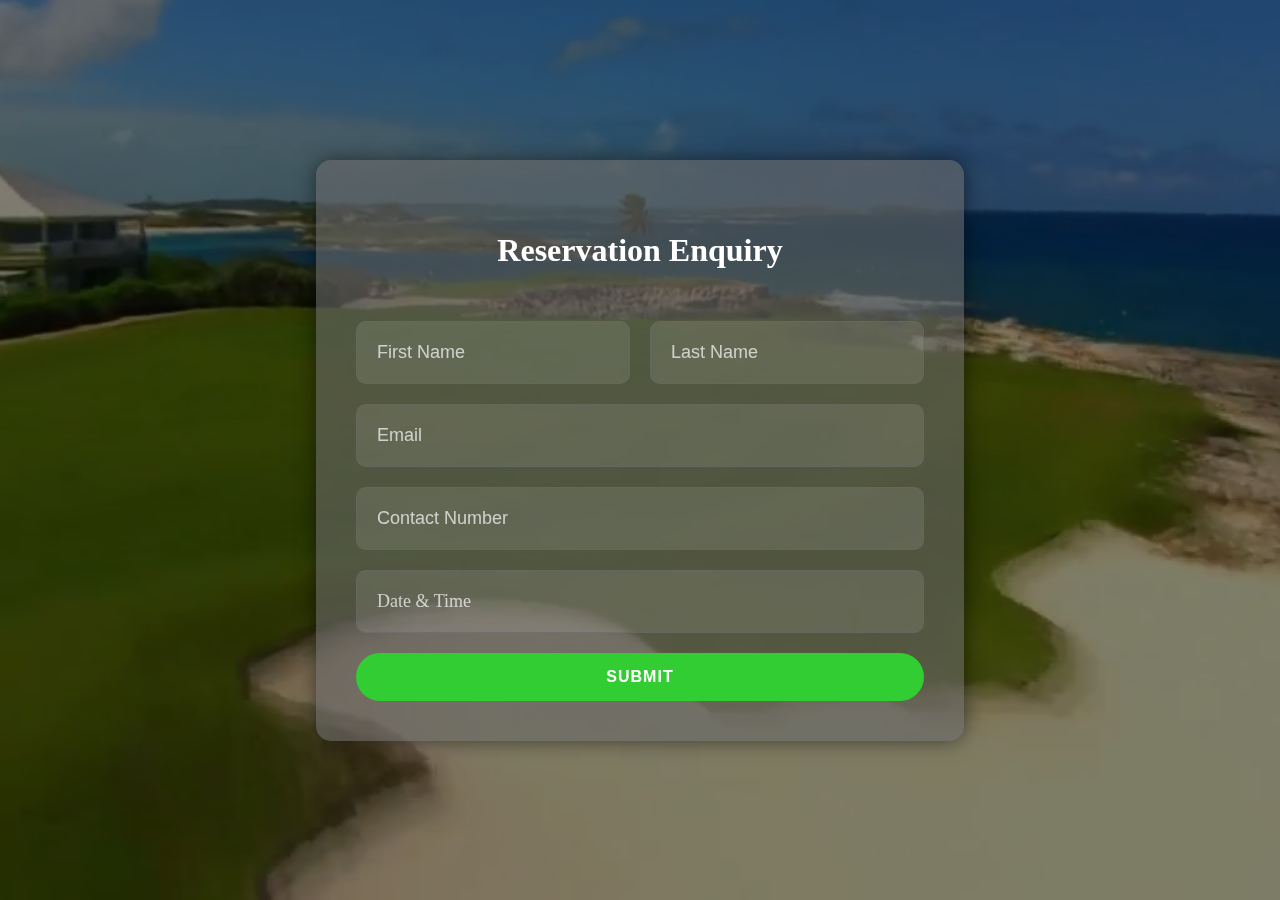
<file: Reservation Enquiry.html>
<!DOCTYPE html>
<html lang="en">
<head>
    <meta charset="UTF-8">
    <meta name="viewport" content="width=device-width, initial-scale=1.0">
    <title>Reservation Enquiry - GolfShire Golf Club</title>
    <style>
        body, html {
            margin: 0;
            padding: 0;
            height: 100%;
            overflow: hidden;
            font-family: Georgia, 'Times New Roman', Times, serif;
            color: #ffffff;
        }

        .video-background {
            position: fixed;
            top: 50%;
            left: 50%;
            min-width: 100%;
            min-height: 100%;
            width: auto;
            height: auto;
            z-index: -1;
            transform: translateX(-50%) translateY(-50%);
            background-size: cover;
        }

        .video-overlay {
            position: fixed;
            top: 0;
            left: 0;
            width: 100%;
            height: 100%;
            background: rgba(0, 0, 0, 0.5); /* Adjust the alpha value to control the brightness */
            z-index: -1;
        }

        .content {
            position: relative;
            z-index: 1;
            display: flex;
            justify-content: center;
            align-items: center;
            height: 100vh;
            color: white;
            text-align: center;
        }

        .form {
            display: flex;
            flex-direction: column;
            gap: 20px;
            max-width: 600px;
            background-color: rgba(105, 105, 105, 0.6);
            padding: 40px;
            border-radius: 15px;
            box-shadow: 0 0 20px rgba(0, 0, 0, 0.5); 
        }

        .flex {
            display: flex;
            width: 100%;
            gap: 20px;
        }

        .form label {
            position: relative;
            flex: 1;
        }

        .form label .input,
        .form label .input01 {
            width: 100%;
            padding: 20px;
            outline: 0;
            border: 1px solid rgba(105, 105, 105, 0.6);
            border-radius: 10px;
            box-sizing: border-box;
            background: rgba(255, 255, 255, 0.1);
            color: #fff;
            font-size: 18px; /* Increase input text size */
        }

        .form label .input::placeholder,
        .form label .input01::placeholder {
            color: rgba(255, 255, 255, 0.7); /* Change color */
            font-size: 18px; /* Change size */
        }

        .form label .input + span,
        .form label .input01 + span {
            position: absolute;
            left: 15px;
            top: 20px;
            color: grey;
            font-size: 1em;
            cursor: text;
            transition: 0.3s ease;
        }

        .form label .input:placeholder-shown + span,
        .form label .input01:placeholder-shown + span {
            top: 20px;
            font-size: 1em;
        }

        .form label .input:focus + span,
        .form label .input:valid + span,
        .form label .input01:focus + span,
        .form label .input01:valid + span {
            top: 5px;
            font-size: 0.8em;
            font-weight: 600;
        }

        .form label .input:valid + span,
        .form label .input01:valid + span {
            color: #4caf50;
        }

        .fancy-ripple {
            background: #32cd32;
            border: none;
            border-radius: 50px;
            color: #fff;
            cursor: pointer;
            display: inline-block;
            font-weight: bold;
            letter-spacing: 1px;
            padding: 15px 40px;
            position: relative;
            text-align: center;
            text-decoration: none;
            text-transform: uppercase;
            transition: background 0.3s ease-in-out;
            font-size: 16px;
            overflow: hidden;
        }

        .fancy-ripple::after {
            content: '';
            position: absolute;
            top: 50%;
            left: 50%;
            width: 300%;
            height: 300%;
            background: rgba(255, 255, 255, 0.3);
            border-radius: 50%;
            transform: translate(-50%, -50%);
            transition: width 0.5s ease, height 0.5s ease;
            z-index: 0;
        }

        .fancy-ripple:hover::after {
            width: 0;
            height: 0;
        }

        .fancy-ripple:hover {
            background: #2e8b57;
        }

        .fancy-ripple:active {
            background: #3cb371;
        }

        .fancy-ripple .text {
            position: relative;
            z-index: 1;
            color: #fff;
        }
        /* Modal Styles */
        .modal {
            display: none;
            position: fixed;
            z-index: 10;
            left: 0;
            top: 0;
            width: 100%;
            height: 100%;
            overflow: auto;
            background-color: rgba(0, 0, 0, 0.4);
        }

        .modal-content {
            background-color: #fefefe;
            margin: 15% auto;
            padding: 25px;
            border: 1px solid #888;
            width: 80%;
            max-width: 530px;
            border-radius: 10px;
            text-align: center;
            font-size: 20px;
        }

        .close {
            color: #aaa;
            float: right;
            font-size: 28px;
            font-weight: bold;
        }

        .close:hover,
        .close:focus {
            color: black;
            text-decoration: none;
            cursor: pointer;
        }

        .modal-content h2 {
            margin: 0;
            color: black;
            font-size: 35px;
        }

        .modal-content p {
            margin: 20px 0 0;
            color: black;
            font-size: 25px;
        }

        .modal-content .button {
            margin-top: 30px;
            padding: 10px 20px;
            background-color: #32cd32;
            color: white;
            border: none;
            border-radius: 5px;
            cursor: pointer;
            font-size: 20px;
        }

        .modal-content .button:hover {
            background-color: #2e8b57;
        }
    </style>
</head>
<body>
    <video autoplay muted loop class="video-background">
        <source src="/images/bg video 2.mp4" type="video/mp4">
        Your browser does not support the video tag.
    </video>
    <div class="video-overlay"></div>
    <div class="content">
        <form class="form" method="POST" action="https://script.google.com/macros/s/AKfycbzk1VuNlSNPnIGSj91UXSic5n1nLvAP5g6UoM5zZTmrC_SM1yNLztMtVz5PFCGN2CYG/exec" name="Sheet1">
            <h3 style="text-align: center; font-size: 2em;">Reservation Enquiry</h3>
            <div class="flex">
                <label>
                    <input required="" placeholder="First Name" name="Name" type="text" class="input">
                    <span></span>
                </label>
                <label>
                    <input required="" placeholder="Last Name" name="Surname" type="text" class="input">
                    <span></span>
                </label>
            </div>  
            <label>
                <input required="" placeholder="Email" name="Email" type="email" class="input">
                <span></span>
            </label> 
            <label>
                <input required="" type="tel" name="Phone" placeholder="Contact Number" class="input">
                <span></span>
            </label>
            <label>
                <input type="text" name="DateTime" class="input01" id="date" placeholder="Date &amp; Time" required="required" data-error="date is required." onfocus="(this.type='datetime-local')" onblur="(this.type='text')" style=" font-family:Georgia, 'Times New Roman', Times, serif;">
            </label>
            <input type="submit" class="fancy-ripple" value="Submit" name="submit">
        </form>
    </div>
     <!-- The Modal -->
     <div id="thankYouModal" class="modal">
        <div class="modal-content">
            <span class="close">&times;</span>
            <h2>Thank You!</h2>
            <p>Thank you for contacting us. We will get back to you soon.</p>
            <button class="button close-button">Close</button>
        </div>
    </div>

    <script>
        const scriptURL = 'https://script.google.com/macros/s/AKfycbzk1VuNlSNPnIGSj91UXSic5n1nLvAP5g6UoM5zZTmrC_SM1yNLztMtVz5PFCGN2CYG/exec';
        const form = document.forms['Sheet1'];
        const modal = document.getElementById("thankYouModal");
        const closeModalButtons = document.querySelectorAll(".close, .close-button");

        form.addEventListener('submit', e => {
            e.preventDefault();
            // Show the modal immediately
            modal.style.display = "block";
            fetch(scriptURL, { method: 'POST', body: new FormData(form) })
                .then(response => {
                    form.reset();
                })
                .catch(error => {
                    console.error('Error!', error.message);
                    modal.querySelector('p').innerText = 'There was an error submitting your form. Please try again.';
                });
        });

        closeModalButtons.forEach(button => {
            button.addEventListener("click", () => {
                modal.style.display = "none";
            });
        });

        window.onclick = function (event) {
            if (event.target == modal) {
                modal.style.display = "none";
            }
        };
    </script>
</body>
</html>
</file>
<file: css/GolfShire Golf Club Main.css>
*/

html{
  scroll-behavior: smooth;
}
/*---------------------------------------
  CUSTOM PROPERTIES ( VARIABLES )             
-----------------------------------------*/
:root {
  --white-color:                  #ffffff;
  --primary-color:                #81B29A;
  --secondary-color:              #3D405B;
  --section-bg-color:             #F4F1DE;
  --custom-btn-bg-color:          #F2CC8F;
  --custom-btn-bg-hover-color:    #E07A5F;
  --dark-color:                   #000000;
  --p-color:                      #000000;
  --link-hover-color:             #F2CC8F;

  --body-font-family:             'DM Sans', sans-serif;

  --h1-font-size:                 42px;
  --h2-font-size:                 40px;
  --h3-font-size:                 28px;
  --h4-font-size:                 24px;
  --h5-font-size:                 22px;
  --h6-font-size:                 20px;
  --p-font-size:                  20px;
  --menu-font-size:               16px;
  --btn-font-size:                14px;

  --border-radius-large:          100px;
  --border-radius-medium:         20px;
  --border-radius-small:          10px;

  --font-weight-normal:           400;
  --font-weight-medium:           500;
  --font-weight-bold:             700;
}

body {
  background-color: var(--white-color);
  font-family: var(--body-font-family); 
}


/*---------------------------------------
  TYPOGRAPHY               
-----------------------------------------*/

h2,
h3,
h4,
h5,
h6 {
  color: var(--dark-color);
}

h1,
h2,
h3,
h4,
h5,
h6 {
  font-weight: var(--font-weight-medium);
  letter-spacing: 0px;
}

h1 {
  font-size: var(--h1-font-size);
  font-weight: var(--font-weight-bold);
}

h2 {
  font-size: var(--h2-font-size);
  font-weight: var(--font-weight-bold);
}

h3 {
  font-size: var(--h3-font-size);
}

h4 {
  font-size: var(--h4-font-size);
}

h5 {
  font-size: var(--h5-font-size);
}

h6 {
  font-size: var(--h6-font-size);
}

p {
  color: var(--p-color);
  font-size: var(--p-font-size);
  font-weight: var(--font-weight-normal);
}

ul li {
  color: var(--p-color);
  font-size: var(--p-font-size);
  font-weight: var(--font-weight-normal);
}

a, 
button {
  touch-action: manipulation;
  transition: all 0.3s;
}

a {
  display: inline-block;
  color: var(--secondary-color);
  text-decoration: none;
}

a:hover {
  color: var(--link-hover-color);
}

b,
strong {
  font-weight: var(--font-weight-bold);
}


/*---------------------------------------
  SECTION               
-----------------------------------------*/
.section-bg {
  background-color: var(--section-bg-color);
}

.section-padding {
  padding-top: 100px;
  padding-bottom: 100px;
}

/* .section-overlay {
  content: "";
  background: rgba(0, 0, 0, 0) linear-gradient(rgba(39, 48, 83, 0.01) 0%, rgb(39, 48, 83) 100%) repeat scroll 0% 0%;
  position: absolute;
  top: 0;
  right: 0;
  bottom: 0;
  left: 0;
} */

::selection {
  background-color: var(--primary-color);
  color: var(--white-color);
}


/*---------------------------------------
  ANIMATED HEADLINE               
-----------------------------------------*/
.cd-words-wrapper {
  display: inline-block;
  position: relative;
  text-align: left;
}

.cd-words-wrapper b {
  color: var(--link-hover-color);
  display: inline-block;
  position: absolute;
  white-space: nowrap;
  left: 0;
  top: 0;
}

.cd-words-wrapper b.is-visible {
  position: relative;
}

.no-js .cd-words-wrapper b {
  opacity: 0;
}

.no-js .cd-words-wrapper b.is-visible {
  opacity: 1;
}

.cd-headline.rotate-1 .cd-words-wrapper {
  -webkit-perspective: 300px;
  -moz-perspective: 300px;
  perspective: 300px;
}
.cd-headline.rotate-1 b {
  opacity: 0;
  -webkit-transform-origin: 50% 100%;
  -moz-transform-origin: 50% 100%;
  -ms-transform-origin: 50% 100%;
  -o-transform-origin: 50% 100%;
  transform-origin: 50% 100%;
  -webkit-transform: rotateX(180deg);
  -moz-transform: rotateX(180deg);
  -ms-transform: rotateX(180deg);
  -o-transform: rotateX(180deg);
  transform: rotateX(180deg);
}
.cd-headline.rotate-1 b.is-visible {
  opacity: 1;
  -webkit-transform: rotateX(0deg);
  -moz-transform: rotateX(0deg);
  -ms-transform: rotateX(0deg);
  -o-transform: rotateX(0deg);
  transform: rotateX(0deg);
  -webkit-animation: cd-rotate-1-in 1.2s;
  -moz-animation: cd-rotate-1-in 1.2s;
  animation: cd-rotate-1-in 1.2s;
}
.cd-headline.rotate-1 b.is-hidden {
  -webkit-transform: rotateX(180deg);
  -moz-transform: rotateX(180deg);
  -ms-transform: rotateX(180deg);
  -o-transform: rotateX(180deg);
  transform: rotateX(180deg);
  -webkit-animation: cd-rotate-1-out 1.2s;
  -moz-animation: cd-rotate-1-out 1.2s;
  animation: cd-rotate-1-out 1.2s;
}

@-webkit-keyframes cd-rotate-1-in {
  0% {
    -webkit-transform: rotateX(180deg);
    opacity: 0;
  }
  35% {
    -webkit-transform: rotateX(120deg);
    opacity: 0;
  }
  65% {
    opacity: 0;
  }
  100% {
    -webkit-transform: rotateX(360deg);
    opacity: 1;
  }
}
@-moz-keyframes cd-rotate-1-in {
  0% {
    -moz-transform: rotateX(180deg);
    opacity: 0;
  }
  35% {
    -moz-transform: rotateX(120deg);
    opacity: 0;
  }
  65% {
    opacity: 0;
  }
  100% {
    -moz-transform: rotateX(360deg);
    opacity: 1;
  }
}
@keyframes cd-rotate-1-in {
  0% {
    -webkit-transform: rotateX(180deg);
    -moz-transform: rotateX(180deg);
    -ms-transform: rotateX(180deg);
    -o-transform: rotateX(180deg);
    transform: rotateX(180deg);
    opacity: 0;
  }
  35% {
    -webkit-transform: rotateX(120deg);
    -moz-transform: rotateX(120deg);
    -ms-transform: rotateX(120deg);
    -o-transform: rotateX(120deg);
    transform: rotateX(120deg);
    opacity: 0;
  }
  65% {
    opacity: 0;
  }
  100% {
    -webkit-transform: rotateX(360deg);
    -moz-transform: rotateX(360deg);
    -ms-transform: rotateX(360deg);
    -o-transform: rotateX(360deg);
    transform: rotateX(360deg);
    opacity: 1;
  }
}
@-webkit-keyframes cd-rotate-1-out {
  0% {
    -webkit-transform: rotateX(0deg);
    opacity: 1;
  }
  35% {
    -webkit-transform: rotateX(-40deg);
    opacity: 1;
  }
  65% {
    opacity: 0;
  }
  100% {
    -webkit-transform: rotateX(180deg);
    opacity: 0;
  }
}
@-moz-keyframes cd-rotate-1-out {
  0% {
    -moz-transform: rotateX(0deg);
    opacity: 1;
  }
  35% {
    -moz-transform: rotateX(-40deg);
    opacity: 1;
  }
  65% {
    opacity: 0;
  }
  100% {
    -moz-transform: rotateX(180deg);
    opacity: 0;
  }
}
@keyframes cd-rotate-1-out {
  0% {
    -webkit-transform: rotateX(0deg);
    -moz-transform: rotateX(0deg);
    -ms-transform: rotateX(0deg);
    -o-transform: rotateX(0deg);
    transform: rotateX(0deg);
    opacity: 1;
  }
  35% {
    -webkit-transform: rotateX(-40deg);
    -moz-transform: rotateX(-40deg);
    -ms-transform: rotateX(-40deg);
    -o-transform: rotateX(-40deg);
    transform: rotateX(-40deg);
    opacity: 1;
  }
  65% {
    opacity: 0;
  }
  100% {
    -webkit-transform: rotateX(180deg);
    -moz-transform: rotateX(180deg);
    -ms-transform: rotateX(180deg);
    -o-transform: rotateX(180deg);
    transform: rotateX(180deg);
    opacity: 0;
  }
}


/*---------------------------------------
  CUSTOM BUTTON               
-----------------------------------------*/
.custom-btn {
  background: var(--custom-btn-bg-color);
  border: 2px solid transparent;
  border-radius: var(--border-radius-large);
  color: var(--white-color);
  font-size: var(--btn-font-size);
  font-weight: var(--font-weight-bold);
  line-height: normal;
  transition: all 0.3s;
  padding: 10px 20px;
}

.custom-btn:hover {
  background: var(--custom-btn-bg-hover-color);
  color: var(--white-color);
}

.custom-border-btn {
  background: transparent;
  border: 2px solid var(--custom-btn-bg-color);
  color: var(--custom-btn-bg-color);
}

.custom-border-btn:hover {
  background: var(--custom-btn-bg-color);
  border-color: transparent;
  color: var(--white-color);
}

.custom-btn-bg-white {
  border-color: var(--white-color);
  color: var(--white-color);
}

.custom-btn-group .link {
  color: var(--white-color);
  font-weight: var(--font-weight-medium);
}

.custom-btn-group .link:hover {
  color: var(--link-hover-color);
}

.custom-btn-large {
  padding: 15px 30px;
  font-size: 1.5em;
  border-radius: 10px;
  background-color: #81B29A; /* Change color as needed */
  color: #fff;
  transition: background-color 0.3s, transform 0.3s;
  display: inline-block;
  text-align: center;
  margin-top: 20px;
}

.custom-btn-large:hover {
  background-color: #3D405B; /* Change color as needed */
  transform: scale(1.05);
}


/*---------------------------------------
  NAVIGATION BAR & OFFCANVAS              
-----------------------------------------*/
.offcanvas {
  background-color: var(--primary-color);
  padding: 30px;
}

.offcanvas.offcanvas-end {
  border-left: 0;
}

.offcanvas-header .btn-close {
  transition: all 0.3s;
}

.offcanvas-header .btn-close:hover {
  transform: rotate(180deg);
}

.offcanvas svg {
  position: absolute;
  bottom: 0;
  right: 0;
  left: 0;
}

.sticky-wrapper {
  position: absolute;
  top: 0;
  right: 0;
  left: 0;
}

.sticky-wrapper.is-sticky .navbar {
  background-color: rgb(61 64 91);
}

.navbar {
  background: transparent;
  z-index: 99;
  padding-top: 15px;
  padding-bottom: 15px;
}

.navbar-brand,
.navbar-brand:hover {
  font-size: var(--h4-font-size);
  font-weight: var(--font-weight-bold);
  display: block;
  color: var(--dark-color);
  max-width: 48px;
}

.navbar .navbar-brand,
.navbar .navbar-brand:hover {
  color: var(--white-color);
}

.navbar .navbar-brand-image {
  filter: brightness(0) invert(1);
}

.navbar-brand-image {
  width: 48px;
  height: 70px;
}

.navbar-brand-text {
  line-height: normal;
  margin-left: 10px;
  position: relative;
  bottom: 5px;
}

.navbar-brand-text small {
  display: block;
  font-size: 10px;
  line-height: 1;
  text-transform: uppercase;
}

.navbar-expand-lg .navbar-nav .nav-link {
  border-radius: var(--border-radius-large);
  margin: 10px;
  padding: 10px;
}

.navbar-nav .nav-link {
  display: inline-block;
  color: var(--white-color);
  font-size: var(--menu-font-size);
  font-weight: var(--font-weight-medium);
  padding-top: 15px;
  padding-bottom: 15px;
}

.navbar-nav .nav-link.active, 
.navbar-nav .nav-link:hover {
  color: var(--link-hover-color);
}

.navbar .dropdown-menu {
  background: var(--white-color);
  box-shadow: 0 1rem 3rem rgba(0,0,0,.175);
  border: 0;
  display: inherit;
  opacity: 0;
  min-width: 9rem;
  margin-top: 20px;
  padding: 13px 0 10px 0;
  transition: all 0.3s;
  pointer-events: none;
}

.navbar .dropdown-menu::before {
  content: "";
  width: 0;
  height: 0;
  border-left: 20px solid transparent;
  border-right: 20px solid transparent;
  border-bottom: 15px solid var(--white-color);
  position: absolute;
  top: -10px;
  left: 10px;
}

.navbar .dropdown-item {
  display: inline-block;
  color: var(--p-color);
  font-size: var(--menu-font-size);
  font-weight: var(--font-weight-medium);
  position: relative;
}

.navbar .dropdown-item.active, 
.navbar .dropdown-item:active,
.navbar .dropdown-item:focus, 
.navbar .dropdown-item:hover {
  background: transparent;
  color: var(--link-hover-color);
}

.navbar .dropdown-toggle::after {
  content: "\f282";
  display: inline-block;
  font-family: bootstrap-icons !important;
  font-size: var(--copyright-font-size);
  font-style: normal;
  font-weight: normal !important;
  font-variant: normal;
  text-transform: none;
  line-height: 1;
  vertical-align: -.125em;
  -webkit-font-smoothing: antialiased;
  -moz-osx-font-smoothing: grayscale;
  position: relative;
  left: 2px;
  border: 0;
}

@media screen and (min-width: 992px) {
  .navbar .dropdown:hover .dropdown-menu {
    opacity: 1;
    margin-top: 0;
    pointer-events: auto;
  }
}

.navbar-toggler {
  border: 0;
  padding: 0;
  cursor: pointer;
  margin: 0;
  width: 30px;
  height: 35px;
  outline: none;
}

.navbar-toggler:focus {
  outline: none;
  box-shadow: none;
}

.navbar-toggler[aria-expanded="true"] .navbar-toggler-icon {
  background: transparent;
}

.navbar-toggler[aria-expanded="true"] .navbar-toggler-icon:before,
.navbar-toggler[aria-expanded="true"] .navbar-toggler-icon:after {
  transition: top 300ms 50ms ease, -webkit-transform 300ms 350ms ease;
  transition: top 300ms 50ms ease, transform 300ms 350ms ease;
  transition: top 300ms 50ms ease, transform 300ms 350ms ease, -webkit-transform 300ms 350ms ease;
  top: 0;
}

.navbar-toggler[aria-expanded="true"] .navbar-toggler-icon:before {
  transform: rotate(45deg);
}

.navbar-toggler[aria-expanded="true"] .navbar-toggler-icon:after {
  transform: rotate(-45deg);
}

.navbar-toggler .navbar-toggler-icon {
  background: var(--white-color);
  transition: background 10ms 300ms ease;
  display: block;
  width: 30px;
  height: 2px;
  position: relative;
}

.navbar-toggler .navbar-toggler-icon:before,
.navbar-toggler .navbar-toggler-icon:after {
  transition: top 300ms 350ms ease, -webkit-transform 300ms 50ms ease;
  transition: top 300ms 350ms ease, transform 300ms 50ms ease;
  transition: top 300ms 350ms ease, transform 300ms 50ms ease, -webkit-transform 300ms 50ms ease;
  position: absolute;
  right: 0;
  left: 0;
  background: var(--white-color);
  width: 30px;
  height: 2px;
  content: '';
}

.navbar-toggler .navbar-toggler-icon::before {
  top: -8px;
}

.navbar-toggler .navbar-toggler-icon::after {
  top: 8px;
}


/*---------------------------------------
  HERO        
-----------------------------------------*/
.hero-section {
  background-image: url('/images/hero\ section\ bg.jpg');
  background-repeat: no-repeat;
  background-size: cover;
  background-position: center;
  position: relative;
  padding-top: 100px;
  padding-bottom: 100px;
  height: 100vh;
  min-height: 670px;
  margin-bottom: -90px;
}



.hero-50 {
  height: auto;
  min-height: 540px;
  margin-bottom: -100px;
}

.hero-50 .container + svg {
  transform: rotate(180deg);
}

.hero-section .ratio {
  border-radius: var(--border-radius-medium);
  overflow: hidden;
}

.hero-section svg {
  position: absolute;
  right: 0;
  left: 0;
}

.hero-section > svg {
  top: 0;
}

.hero-section .container + svg {
  top: auto;
  bottom: -1px;
}

.hero-section .row {
  position: relative;
  z-index: 22;
}


/*---------------------------------------
  BACKGROUND IMAGE SECTION        
-----------------------------------------*/
.section-bg-image {
  background-image: url('/images/newsletter\ bg.jpg');
  background-repeat: no-repeat;
  background-size: cover;
  background-position: center;
  position: relative;
  margin-bottom: -70px;
}

.section-bg-image .container + svg {
  transform: rotate(180deg);
  position: relative;
  bottom: -1px;
}

.section-bg-image-block {
  backdrop-filter: blur(5px) saturate(180%);
  -webkit-backdrop-filter: blur(5px) saturate(180%);
  background-color: rgba(255, 255, 255, 0.75);
  border-radius: var(--border-radius-medium);
  border: 1px solid rgba(209, 213, 219, 0.3);
  border-radius: var(--border-radius-medium);
  padding: 50px;
}

.section-bg-image-block .input-group {
  background-color: var(--white-color);
  border-radius: var(--border-radius-large);
  padding: 10px 15px;
}

.section-bg-image-block .input-group-text {
  background-color: transparent;
  border: 0;
}

.section-bg-image-block input[type="email"] {
  border: 0;
  box-shadow: none;
  margin-bottom: 0;
  padding-left: 0;
}

.section-bg-image-block button[type="submit"] {
  background-color: var(--primary-color);
  border: 0;
  border-radius: var(--border-radius-large) !important;
  color: var(--white-color);
  max-width: 150px;
}


/*---------------------------------------
  ABOUT SECTOIN              
-----------------------------------------*/
.about-section {
  padding-bottom: 70px;
  margin-top: 60px;
}

.member-block-image-wrap {
  border-radius: var(--border-radius-medium);
  position: relative;
  overflow: hidden;
}

.member-block-image-wrap:hover .member-block-image {
  transform: scale(1.2);
}

.member-block-image-wrap:hover .social-icon {
  opacity: 1;
}

.member-block-image-wrap .social-icon {
  background-color: var(--white-color);
  border-radius: var(--border-radius-large);
  position: absolute;
  top: 50%;
  left: 50%;
  transform: translate(-50%, -50%);
  opacity: 0;
  transition: all 0.5s;
  padding: 15px 20px;
  width: auto;
}

.member-block-image {
  transition: all 0.3s;
}

.member-block-info {
  padding: 10px;
}

.member-block-info h4,
.member-block-info p {
  margin-bottom: 0;
}



/*---------------------------------------
  CUSTOM BLOCK              
-----------------------------------------*/
.custom-block {
  border-radius: var(--border-radius-medium);
  position: relative;
  overflow: hidden;
  padding: 30px 20px;
  background: white;
}

.custom-block-bg {
  background: var(--white-color);
}

.custom-block-date-wrap {
  background-color: var(--primary-color);
  border-radius: var(--border-radius-medium);
  text-align: center;
  padding: 20px 30px;
}

.custom-block-date {
  font-size: var(--h1-font-size);
}

.custom-block-image-wrap {
  border-radius: var(--border-radius-medium);
  position: relative;
  overflow: hidden;
}
.custom-block menu{
  .custom-block-image-wrap {
    border-radius: var(--border-radius-medium);
    position: relative;
    overflow: hidden;
    width: 1100px;
    right: 250px;
  }

}

.custom-block-image-wrap:hover .custom-block-image {
  transform: scale(1.2);
}

.custom-block-image-wrap:hover .custom-block-icon {
  opacity: 1;
}

.custom-block-image {
  transition: all 0.3s;
}

.custom-block-image-wrap .custom-block-date-wrap,
.custom-block-image-wrap .custom-btn-wrap {
  position: absolute;
  bottom: 0;
}

.custom-block-image-wrap .custom-block-date-wrap {
  border-radius: 0;
  left: 0;
  width: 50%;
  padding: 12.2px 20px;
}

.custom-block-image-wrap .custom-btn-wrap {
  right: 0;
  width: 50%;
}

.custom-block-image-wrap .custom-btn  {
  border-radius: 0;
  display: block;
  padding: 13px 20px;
}

.custom-block-info {
  padding-top: 10px;
}

.custom-block-image-wrap + .custom-block-info {
  padding-top: 20px;
}

.custom-block-span {
  color: var(--secondary-color);
  font-weight: var(--font-weight-bold);
  min-width: 110px;
  margin-right: 10px;
}

.custom-block-icon {
  background: var(--custom-btn-bg-color);
  border-radius: var(--border-radius-large);
  color: var(--white-color);
  width: 60px;
  height: 60px;
  line-height: 60px;
  text-align: center;
  font-size: var(--h3-font-size);
  position: absolute;
  top: 50%;
  left: 50%;
  transform: translate(-50%, -50%);
  opacity: 0;
  transition: all 0.5s;
}

.custom-block-icon:hover {
  background: var(--custom-btn-bg-hover-color);
  color: var(--white-color);
}


/*---------------------------------------
  EVENTS SECTION            
-----------------------------------------*/
.events-section.section-bg .container > .row {
  margin-right: 5px;
  margin-left: 5px;
}

.events-section.section-bg .container > .row .row {
  margin: auto;
}

.events-listing-section {
  margin-bottom: 100px;
}

.events-detail-section .custom-block-info {
  padding: 40px 60px;
}

.events-detail-info {
  /* background-color: var(--section-bg-color); */
  border-radius: var(--border-radius-medium);
  padding: 20px 100px;
}

.events-title {
  font-size: var(--h3-font-size);
  font-weight: var(--font-weight-medium);
}
.iframe-container {
  display: flex;
  justify-content: center; /* Centers the iframe horizontally */
  align-items: center; /* Optional: centers the iframe vertically */
  height: 800px; /* Set the desired height for the container */
  width: 100%;
  overflow: hidden; /* Ensures no scrollbars appear */
}
.iframe-container iframe {
  width: 100%; /* Ensures iframe fills the container */
  height: 100%; /* Ensures iframe fills the container */
  border: none; /* Removes border around iframe */
}


/*---------------------------------------
  MEMBERSHIP SECTION            
-----------------------------------------*/
.membership-section .container {
  position: relative;
  z-index: 2;
}

.table-responsive {
  border-radius: var(--border-radius-medium);
}

.table-responsive tbody, 
.table-responsive td, 
.table-responsive tfoot, 
.table-responsive th, 
.table-responsive thead, 
.table-responsive tr {
  border: 0;
}

.table-responsive thead tr {
  background-color: var(--secondary-color);
  color: var(--white-color);
}

.table-responsive thead th {
  padding: 22px 16px !important;
}

.table-responsive tbody tr:nth-child(even) {
  background-color: var(--section-bg-color);
}

.table>:not(caption)>*>* {
  padding: 18px 16px;
}

.table-responsive .bi-check-circle-fill {
  color: var(--primary-color);
}

.table-responsive .bi-x-circle-fill {
  color: var(--custom-btn-bg-hover-color);
}

.membership-form {
  background-color: var(--secondary-color);
  border-radius: var(--border-radius-medium);
  padding: 35px;
}

.membership-form .form-floating>textarea {
  border-radius: var(--border-radius-medium);
  height: 100px;
}


/*---------------------------------------
  CONTACT               
-----------------------------------------*/
.contact-form .form-floating>textarea {
  border-radius: var(--border-radius-medium);
  height: 120px;
}

.contact-info {
  position: relative;
}

.contact-info-item {
  background: var(--secondary-color);
  border-radius: var(--border-radius-medium);
  position: absolute;
  overflow: hidden;
  top: 50%;
  left: 50%;
  transform: translate(-50%, -50%);
  text-align: center;
}

.contact-info-body {
  padding: 20px 30px;
}

.contact-info-body strong,
.contact-info-item a {
  color: var(--white-color);
}

.contact-info-footer {
  background-color: var(--custom-btn-bg-hover-color);
  padding: 10px 20px;
  transition: all 0.3s;
}

.contact-info-footer:hover {
  background-color: var(--custom-btn-bg-color);
}

.contact-info-footer a {
  display: block;
  font-weight: var(--font-weight-bold);
}


/*---------------------------------------
  SITE FOOTER            
-----------------------------------------*/
.site-footer {
  position: relative;
  padding-bottom: 200px;
}

.site-footer .container {
  position: relative;
  z-index: 2;
}

.site-footer svg {
  position: absolute;
  bottom: 0;
  right: 0;
  left: 0;
  pointer-events: none;
}

.site-footer-title {
  color: var(--secondary-color);
}

.site-footer p span {
  font-weight: var(--font-weight-medium);
  margin-right: auto;
}


/*---------------------------------------
  CUSTOM FORM               
-----------------------------------------*/
.custom-form .form-control {
  border-radius: var(--border-radius-large);
  border-width: 2px;
  box-shadow: none;
  color: var(--p-color);
  margin-bottom: 20px;
  padding: 10px;
  padding-left: 20px;
  outline: none;
}

.custom-form .form-control:focus,
.custom-form .form-control:hover {
  border-color: var(--dark-color);
}

.form-floating>label {
  padding-left: 20px;
}

.custom-form button[type="submit"] {
  background: var(--custom-btn-bg-color);
  border: none;
  border-radius: var(--border-radius-large);
  color: var(--white-color);
  font-size: var(--p-font-size);
  font-weight: var(--font-weight-medium);
  transition: all 0.3s;
  margin-bottom: 0;
  padding-left: 10px;
}

.custom-form button[type="submit"]:hover,
.custom-form button[type="submit"]:focus {
  background: var(--custom-btn-bg-hover-color);
  border-color: transparent;
}

.header-form {
  position: relative;
}

.header-form .form-control {
  padding-left: 42px;
}

.header-form-icon {
  width: 24px;
  position: absolute;
  top: 0;
  margin: 12px;
  margin-left: 15px;
}


/*---------------------------------------
  SOCIAL ICON               
-----------------------------------------*/
.social-icon {
  margin: 0;
  padding: 0;
}

.social-icon-item {
  list-style: none;
  display: inline-block;
  vertical-align: top;
}

.social-icon-link {
  background: var(--secondary-color);
  border-radius: var(--border-radius-large);
  color: var(--white-color);
  font-size: var(--btn-font-size);
  display: block;
  margin-right: 5px;
  text-align: center;
  width: 35px;
  height: 35px;
  line-height: 36px;
  transition: background 0.2s, color 0.2s;
}

.social-icon-link:hover {
  background: var(--primary-color);
  color: var(--white-color);
}


/*---------------------------------------
  RESPONSIVE STYLES               
-----------------------------------------*/
@media screen and (max-width: 991px) {
  h1 {
    font-size: 36px;
  }

  h2 {
    font-size: 28px;
  }

  h3 {
    font-size: 22px;
  }

  h4 {
    font-size: 20px;
  }

  h5 {
    font-size: 18px;
  }

  h6 {
    font-size: 16px;
  }

  .section-padding {
    padding-top: 50px;
    padding-bottom: 50px;
  }
  
  .navbar {
    background-color: var(--secondary-color);
  }

  .navbar-nav .dropdown-menu {
    position: relative;
    left: 10px;
    opacity: 1;
    pointer-events: auto;
    max-width: 155px;
    margin-top: 15px;
    margin-bottom: 15px;
  }

  .navbar-expand-lg .navbar-nav {
    padding-top: 15px;
    padding-bottom: 10px;
  }

  .navbar-expand-lg .navbar-nav .nav-link {
    margin: 5px;
    padding: 0;
  }

  .hero-section {
    position: relative;
    top: 82px;
    margin-bottom: 82px;
  }

  .events-listing-section {
    margin-bottom: 50px;
  }

  .events-detail-section .custom-block-info {
    padding: 40px;
  }

  .events-detail-info {
    padding: 35px 25px;
  }

  .contact-info-item {
    width: 60%;
  }

  .events-detail-section .contact-info-item {
    width: 70%;
  }

  .section-bg-image {
    margin-bottom: 0;
  }

  .section-bg-image-block {
    padding: 30px;
  }

  .site-footer {
    padding-top: 20px;
    padding-bottom: 100px;
  }
}

@media screen and (max-width: 480px) {
  .navbar-brand {
    font-size: var(--p-font-size);
  }

  .navbar-brand-icon {
    width: 30px;
    height: 30px;
  }

  .navbar-brand-icon::after {
    top: 5px;
  }

  .section-bg-image-block {
    padding: 30px;
  }

  .contact-info-item {
    width: 72%;
  }
}

@media screen and (max-width: 360px) {
  .custom-btn {
    font-size: 12px;
    padding: 4px 12px;
  }
}
</file>
